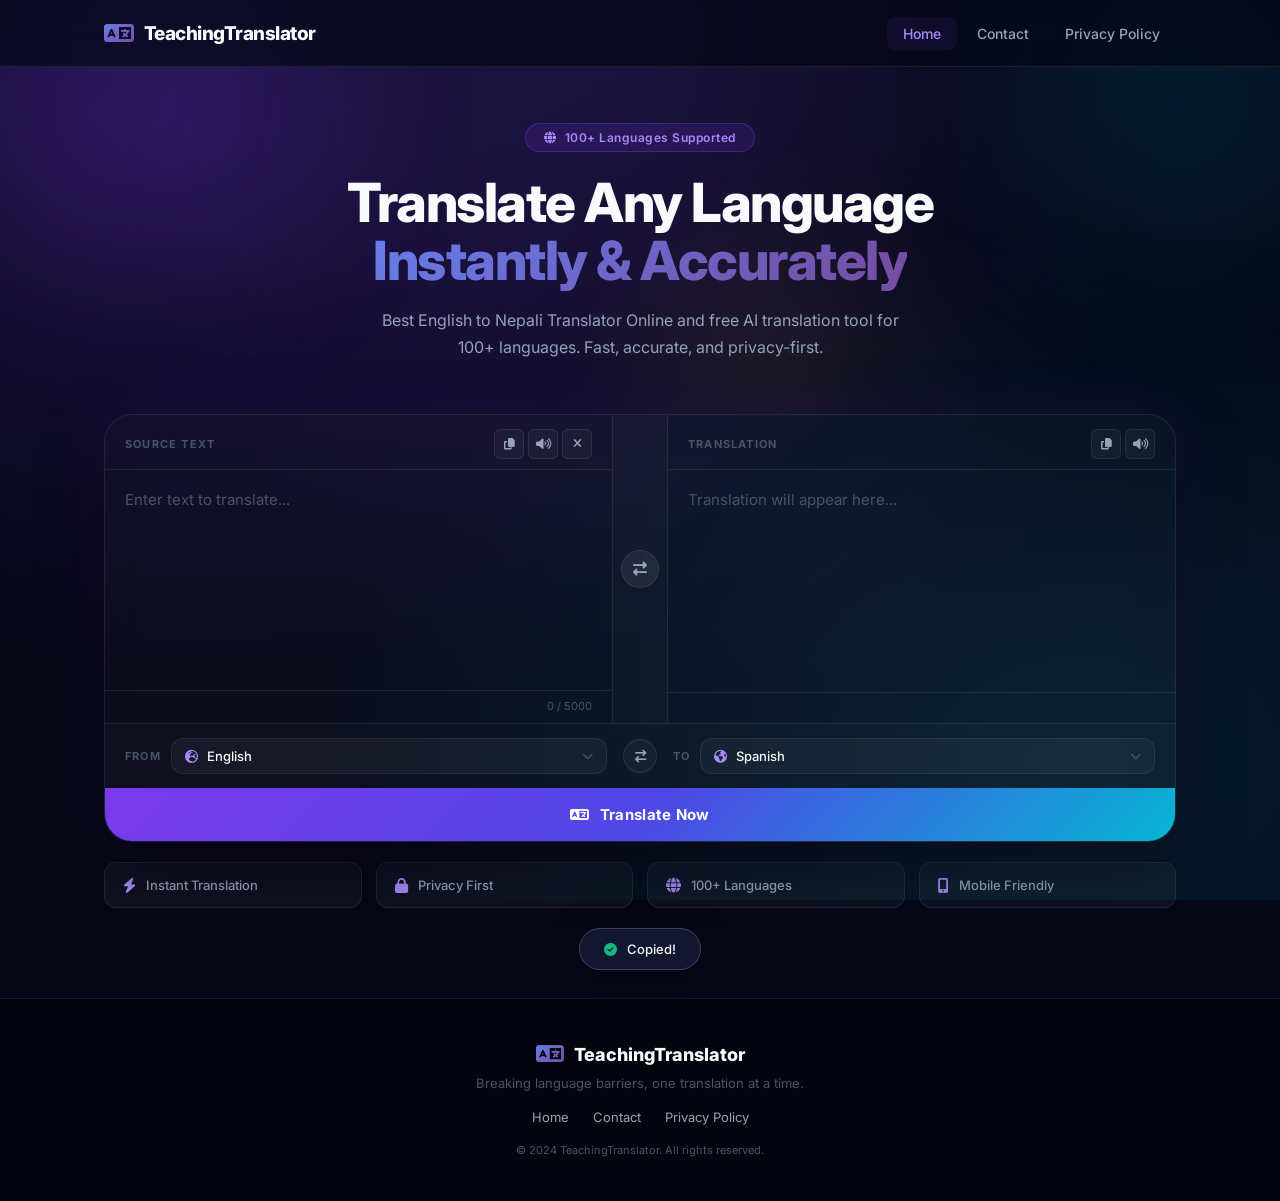
<file: index.html>
<!DOCTYPE html>
<html lang="en">
<head>
    <meta charset="UTF-8">
    <meta name="viewport" content="width=device-width, initial-scale=1.0">

    <!-- ═══ PRIMARY SEO ═══ -->
    <title>TeachingTranslator – Best Free Online AI Language Translator | 100+ Languages</title>
    <meta name="description" content="Best English to Nepali Translator Online and free AI translation tool for 100+ languages. Translate text, documents, and voice instantly. Fast, accurate, and free website translation tool.">
    <meta name="keywords" content="Language Translator, Free Language Translator, Online Translator, AI Language Translator, Text Translator, Document Translator, Website Translator, Voice Translator, Image Translator, PDF Translator, English Translation, English to Nepali Translator, Nepali to English Translator, English to Hindi Translator, Hindi to English Translator, English to Spanish Translator, Spanish to English Translator, English to French Translator, French to English Translator, English to German Translator, English to Japanese Translator, English to Korean, Korean to English, English to Chinese, Chinese to English, English to Arabic, Arabic to English, English to Russian, Russian to English, English to Portuguese, Portuguese to English, Best Online Translator, Free AI Translation Tool, Translate Any Language, Instant Language Translation, Accurate Translation Tool, Multilingual Translator, Language Learning Tools, Grammar and Translation, Translation Dictionary, AI Translation Website, Best English to Nepali Translator Online, Free Language Translation Website, Translate Documents Online Free, Translate PDF to English, AI Translator for Students, Fast Online Translation Tool, Translate Text in 100+ Languages, Free Website Translation Tool, Best Translation Website for Travelers, TeachingTranslator.com Online Language Translator">
    <meta name="author" content="TeachingTranslator">
    <meta name="robots" content="index, follow, max-image-preview:large, max-snippet:-1, max-video-preview:-1">
    <meta name="theme-color" content="#7c3aed">
    <meta name="color-scheme" content="dark">
    <link rel="canonical" href="https://teachingtranslator.com/">

    <!-- ═══ GEO & LANGUAGE ═══ -->
    <meta name="language" content="English">
    <meta name="revisit-after" content="7 days">
    <meta name="rating" content="general">

    <!-- ═══ OPEN GRAPH (Facebook / LinkedIn) ═══ -->
    <meta property="og:type" content="website">
    <meta property="og:url" content="https://teachingtranslator.com/">
    <meta property="og:site_name" content="TeachingTranslator">
    <meta property="og:locale" content="en_US">
    <meta property="og:title" content="TeachingTranslator – Free AI Language Translation Tool">
    <meta property="og:description" content="Translate text in 100+ languages with the best online translator. Fast, accurate, and free for students, travelers, and professionals.">
    <meta property="og:image" content="https://teachingtranslator.com/og-image.png">
    <meta property="og:image:width" content="1200">
    <meta property="og:image:height" content="630">
    <meta property="og:image:alt" content="TeachingTranslator – Universal Language Translator">

    <!-- ═══ TWITTER CARD ═══ -->
    <meta name="twitter:card" content="summary_large_image">
    <meta name="twitter:site" content="@teachingtrans">
    <meta name="twitter:creator" content="@teachingtrans">
    <meta name="twitter:title" content="TeachingTranslator – Translate Text in 100+ Languages">
    <meta name="twitter:description" content="Best English to Nepali Translator Online and free AI translation tool for 100+ languages.">
    <meta name="twitter:image" content="https://teachingtranslator.com/og-image.png">
    <meta name="twitter:image:alt" content="TeachingTranslator translation interface">

    <!-- ═══ PERFORMANCE: PRECONNECT ═══ -->
    <link rel="preconnect" href="https://fonts.googleapis.com">
    <link rel="preconnect" href="https://fonts.gstatic.com" crossorigin>
    <link rel="preconnect" href="https://cdnjs.cloudflare.com">
    <link rel="preconnect" href="https://translate.googleapis.com">
    <link rel="dns-prefetch" href="https://translate.googleapis.com">

    <!-- ═══ FONTS & ICONS ═══ -->
    <link href="https://fonts.googleapis.com/css2?family=Inter:wght@300;400;500;600;700;800&display=swap" rel="stylesheet">
    <link rel="stylesheet" href="https://cdnjs.cloudflare.com/ajax/libs/font-awesome/6.4.0/css/all.min.css">
    <link rel="stylesheet" href="style.css">

    <!-- ═══ JSON-LD STRUCTURED DATA ═══ -->
    <script type="application/ld+json">
    {
      "@context": "https://schema.org",
      "@graph": [
        {
          "@type": "WebSite",
          "@id": "https://teachingtranslator.com/#website",
          "url": "https://teachingtranslator.com/",
          "name": "TeachingTranslator",
          "description": "Best English to Nepali Translator Online and free AI translation tool for 100+ languages.",
          "publisher": { "@id": "https://teachingtranslator.com/#organization" },
          "potentialAction": {
            "@type": "SearchAction",
            "target": { "@type": "EntryPoint", "urlTemplate": "https://teachingtranslator.com/?q={search_term_string}" },
            "query-input": "required name=search_term_string"
          }
        },
        {
          "@type": "Organization",
          "@id": "https://teachingtranslator.com/#organization",
          "name": "TeachingTranslator",
          "url": "https://teachingtranslator.com/",
          "logo": {
            "@type": "ImageObject",
            "url": "https://teachingtranslator.com/og-image.png",
            "width": 512, "height": 512
          },
          "contactPoint": {
            "@type": "ContactPoint",
            "contactType": "customer support",
            "email": "support@teachingtranslator.com",
            "availableLanguage": "English"
          }
        },
        {
          "@type": "WebApplication",
          "@id": "https://teachingtranslator.com/#app",
          "name": "TeachingTranslator – Best Online Translator",
          "url": "https://teachingtranslator.com/",
          "description": "Translate Any Language with our Free AI Translation Tool. Accurate Translation Tool offering Text Translator, Voice Translator, and Translation Dictionary capabilities.",
          "applicationCategory": "UtilityApplication",
          "applicationSubCategory": "Translation",
          "operatingSystem": "Windows, macOS, Linux, Android, iOS",
          "browserRequirements": "Requires JavaScript. Works in all modern browsers.",
          "inLanguage": "en",
          "isAccessibleForFree": true,
          "offers": {
            "@type": "Offer",
            "price": "0",
            "priceCurrency": "USD"
          },
          "featureList": [
            "Translate between 100+ languages",
            "Best English to Nepali Translator",
            "AI Translator for Students",
            "Text-to-speech for source and translated text",
            "Copy to clipboard",
            "Language swap",
            "Searchable language dropdown"
          ],
          "screenshot": "https://teachingtranslator.com/og-image.png",
          "author": { "@id": "https://teachingtranslator.com/#organization" }
        },
        {
          "@type": "WebPage",
          "@id": "https://teachingtranslator.com/#webpage",
          "url": "https://teachingtranslator.com/",
          "name": "TeachingTranslator – Best Free Online AI Language Translator | 100+ Languages",
          "isPartOf": { "@id": "https://teachingtranslator.com/#website" },
          "about": { "@id": "https://teachingtranslator.com/#app" },
          "description": "Best English to Nepali Translator Online and free AI translation tool for 100+ languages. Translate documents online free.",
          "breadcrumb": {
            "@type": "BreadcrumbList",
            "itemListElement": [{ "@type": "ListItem", "position": 1, "name": "Home", "item": "https://teachingtranslator.com/" }]
          },
          "primaryImageOfPage": { "@type": "ImageObject", "url": "https://teachingtranslator.com/og-image.png" },
          "datePublished": "2024-01-01",
          "dateModified": "2024-12-01"
        }
      ]
    }
    </script>
</head>
<body>

    <!-- ===== NAVBAR ===== -->
    <nav class="navbar" id="navbar">
        <div class="nav-container">
            <a href="index.html" class="nav-logo">
                <i class="fas fa-language"></i>
                <span>TeachingTranslator</span>
            </a>
            <ul class="nav-links" id="navLinks">
                <li><a href="index.html" class="active">Home</a></li>
                <li><a href="contact.html">Contact</a></li>
                <li><a href="privacy.html">Privacy Policy</a></li>
            </ul>
            <button class="nav-toggle" id="navToggle" aria-label="Toggle navigation">
                <i class="fas fa-bars"></i>
            </button>
        </div>
    </nav>

    <!-- ===== HERO ===== -->
    <section class="hero">
        <div class="hero-bg">
            <div class="orb orb-1"></div>
            <div class="orb orb-2"></div>
            <div class="orb orb-3"></div>
        </div>
        <div class="hero-content">
            <div class="hero-badge">
                <i class="fas fa-globe"></i>
                <span>100+ Languages Supported</span>
            </div>
            <h1 class="hero-title">
                Translate Any Language<br>
                <span class="gradient-text">Instantly &amp; Accurately</span>
            </h1>
            <p class="hero-subtitle">Best English to Nepali Translator Online and free AI translation tool for 100+ languages. Fast, accurate, and privacy-first.</p>
        </div>
    </section>

    <!-- ===== TRANSLATOR ===== -->
    <section class="translator-section">
        <div class="translator-card">

            <!-- Text Areas -->
            <div class="text-area-container">
                <!-- Source Panel -->
                <div class="text-panel">
                    <div class="panel-header">
                        <span class="panel-label">Source Text</span>
                        <div class="panel-actions">
                            <button class="action-btn" id="fromCopyBtn" title="Copy source text"><i class="fas fa-copy"></i></button>
                            <button class="action-btn" id="fromSpeakBtn" title="Speak source text"><i class="fas fa-volume-up"></i></button>
                            <button class="action-btn" id="clearBtn" title="Clear all"><i class="fas fa-times"></i></button>
                        </div>
                    </div>
                    <textarea id="fromText" maxlength="5000" placeholder="Enter text to translate..."></textarea>
                    <div class="char-count"><span id="charCount">0</span> / 5000</div>
                </div>

                <!-- Divider + Exchange -->
                <div class="divider">
                    <button class="exchange-btn" id="exchangeBtn" title="Swap text and languages">
                        <i class="fas fa-exchange-alt"></i>
                    </button>
                </div>

                <!-- Translation Panel -->
                <div class="text-panel">
                    <div class="panel-header">
                        <span class="panel-label">Translation</span>
                        <div class="panel-actions">
                            <button class="action-btn" id="toCopyBtn" title="Copy translation"><i class="fas fa-copy"></i></button>
                            <button class="action-btn" id="toSpeakBtn" title="Speak translation"><i class="fas fa-volume-up"></i></button>
                        </div>
                    </div>
                    <textarea id="toText" readonly placeholder="Translation will appear here..."></textarea>
                    <div class="translate-status" id="translateStatus"></div>
                </div>
            </div>

            <!-- Language Bar -->
            <div class="language-bar">
                <!-- From Language -->
                <div class="lang-selector-wrapper">
                    <label class="lang-label">From</label>
                    <div class="searchable-select" id="fromSelectWrapper">
                        <button class="select-trigger" id="fromTrigger" type="button">
                            <i class="fas fa-globe-europe"></i>
                            <span class="selected-lang-text" id="fromSelectedText">English</span>
                            <i class="fas fa-chevron-down arrow-icon"></i>
                        </button>
                        <div class="select-dropdown" id="fromDropdown">
                            <div class="search-wrap">
                                <i class="fas fa-search"></i>
                                <input class="lang-search" id="fromSearch" type="text" placeholder="Search language..." autocomplete="off">
                            </div>
                            <ul class="lang-options" id="fromOptions"></ul>
                        </div>
                    </div>
                </div>

                <!-- Swap -->
                <button class="swap-langs-btn" id="swapLangsBtn" title="Swap languages">
                    <i class="fas fa-arrow-right-arrow-left"></i>
                </button>

                <!-- To Language -->
                <div class="lang-selector-wrapper">
                    <label class="lang-label">To</label>
                    <div class="searchable-select" id="toSelectWrapper">
                        <button class="select-trigger" id="toTrigger" type="button">
                            <i class="fas fa-globe-americas"></i>
                            <span class="selected-lang-text" id="toSelectedText">Spanish</span>
                            <i class="fas fa-chevron-down arrow-icon"></i>
                        </button>
                        <div class="select-dropdown" id="toDropdown">
                            <div class="search-wrap">
                                <i class="fas fa-search"></i>
                                <input class="lang-search" id="toSearch" type="text" placeholder="Search language..." autocomplete="off">
                            </div>
                            <ul class="lang-options" id="toOptions"></ul>
                        </div>
                    </div>
                </div>
            </div>

            <!-- Translate Button -->
            <button class="translate-btn" id="translateBtn">
                <i class="fas fa-language" id="translateIcon"></i>
                <span id="translateBtnText">Translate Now</span>
                <div class="btn-shine"></div>
            </button>
        </div>

        <!-- Feature Badges -->
        <div class="features-row">
            <div class="feature-item"><i class="fas fa-bolt"></i><span>Instant Translation</span></div>
            <div class="feature-item"><i class="fas fa-lock"></i><span>Privacy First</span></div>
            <div class="feature-item"><i class="fas fa-globe"></i><span>100+ Languages</span></div>
            <div class="feature-item"><i class="fas fa-mobile-alt"></i><span>Mobile Friendly</span></div>
        </div>
    </section>

    <!-- ===== FOOTER ===== -->
    <footer class="footer">
        <div class="footer-container">
            <div class="footer-brand">
                <i class="fas fa-language"></i>
                <span>TeachingTranslator</span>
            </div>
            <p class="footer-desc">Breaking language barriers, one translation at a time.</p>
            <div class="footer-links">
                <a href="index.html">Home</a>
                <a href="contact.html">Contact</a>
                <a href="privacy.html">Privacy Policy</a>
            </div>
            <p class="footer-copy">&copy; 2024 TeachingTranslator. All rights reserved.</p>
        </div>
    </footer>

    <!-- Toast -->
    <div class="toast" id="toast">
        <i class="fas fa-check-circle"></i>
        <span id="toastMsg">Copied!</span>
    </div>

    <script src="countries.js"></script>
    <script src="script.js"></script>
<script async src="https://pagead2.googlesyndication.com/pagead/js/adsbygoogle.js?client=ca-pub-8904585016270506"
     crossorigin="anonymous"></script>
<script async src="https://pagead2.googlesyndication.com/pagead/js/adsbygoogle.js?client=ca-pub-8904585016270506"
     crossorigin="anonymous"></script>
<!-- Sure -->
<ins class="adsbygoogle"
     style="display:block"
     data-ad-client="ca-pub-8904585016270506"
     data-ad-slot="5628646445"
     data-ad-format="auto"
     data-full-width-responsive="true"></ins>
<script>
     (adsbygoogle = window.adsbygoogle || []).push({});
</script>
</body>
</html>
</file>
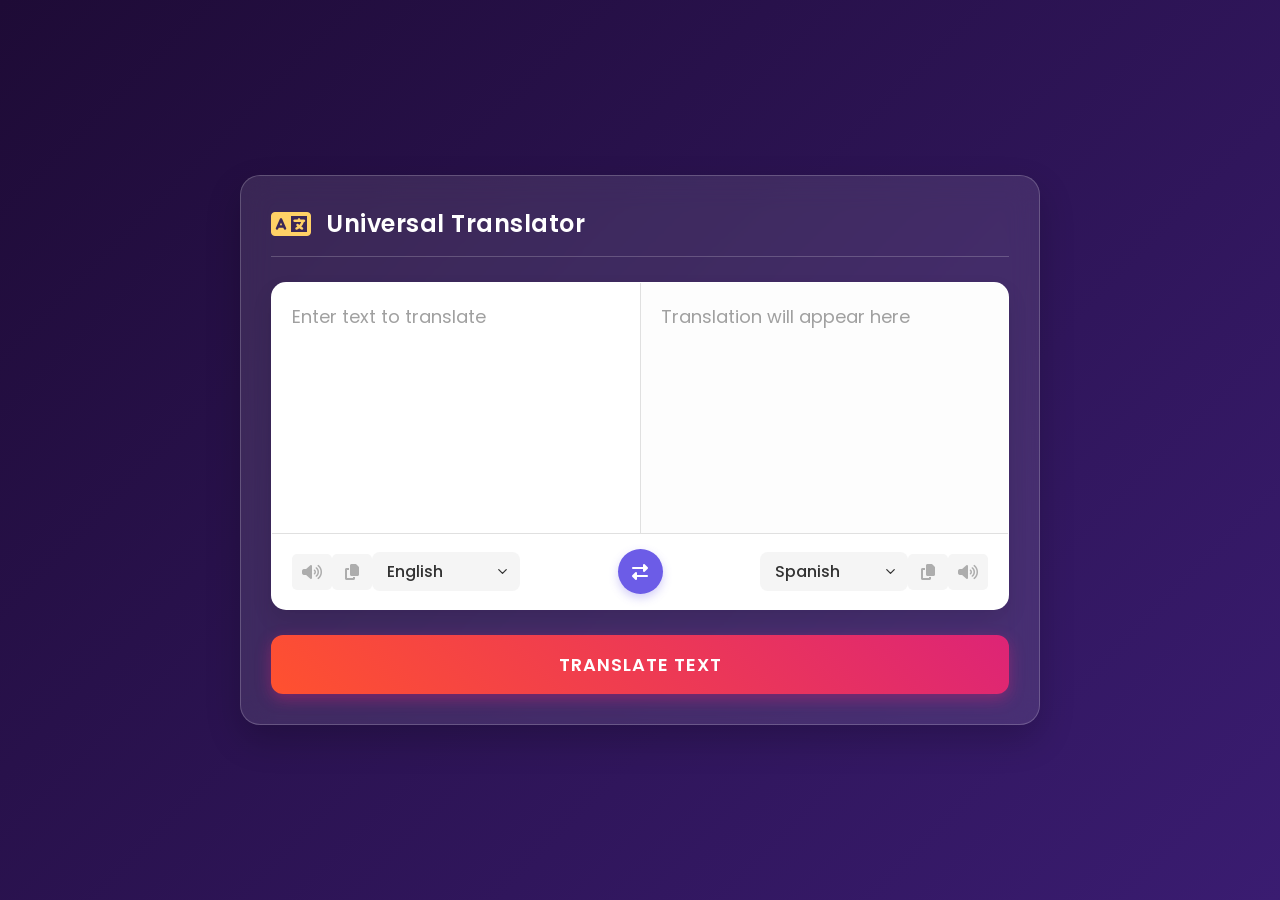
<file: all language translator/index.html>
<!DOCTYPE html>
<html lang="en">
<head>
    <meta charset="UTF-8">
    <meta name="viewport" content="width=device-width, initial-scale=1.0">
    <title>Universal Language Translator</title>
    <!-- Google Fonts -->
    <link href="https://fonts.googleapis.com/css2?family=Poppins:wght@300;400;500;600;700&display=swap" rel="stylesheet">
    <!-- FontAwesome Icons -->
    <link rel="stylesheet" href="https://cdnjs.cloudflare.com/ajax/libs/font-awesome/6.4.0/css/all.min.css">
    <link rel="stylesheet" href="style.css">
</head>
<body>
    <div class="container">
        <header>
            <i class="fa-solid fa-language"></i>
            <h1>Universal Translator</h1>
        </header>
        
        <div class="wrapper">
            <div class="text-input">
                <textarea spellcheck="false" class="from-text" placeholder="Enter text to translate"></textarea>
                <textarea spellcheck="false" readonly disabled class="to-text" placeholder="Translation will appear here"></textarea>
            </div>
            
            <ul class="controls">
                <li class="row from">
                    <div class="icons">
                        <i id="from" class="fas fa-volume-up"></i>
                        <i id="from" class="fas fa-copy"></i>
                    </div>
                    <select></select>
                </li>
                
                <li class="exchange">
                    <i class="fas fa-exchange-alt"></i>
                </li>
                
                <li class="row to">
                    <select></select>
                    <div class="icons">
                        <i id="to" class="fas fa-copy"></i>
                        <i id="to" class="fas fa-volume-up"></i>
                    </div>
                </li>
            </ul>
        </div>
        
        <button class="translate-btn">Translate Text</button>
    </div>

    <script src="countries.js"></script>
    <script src="script.js"></script>
</body>
</html>
</file>
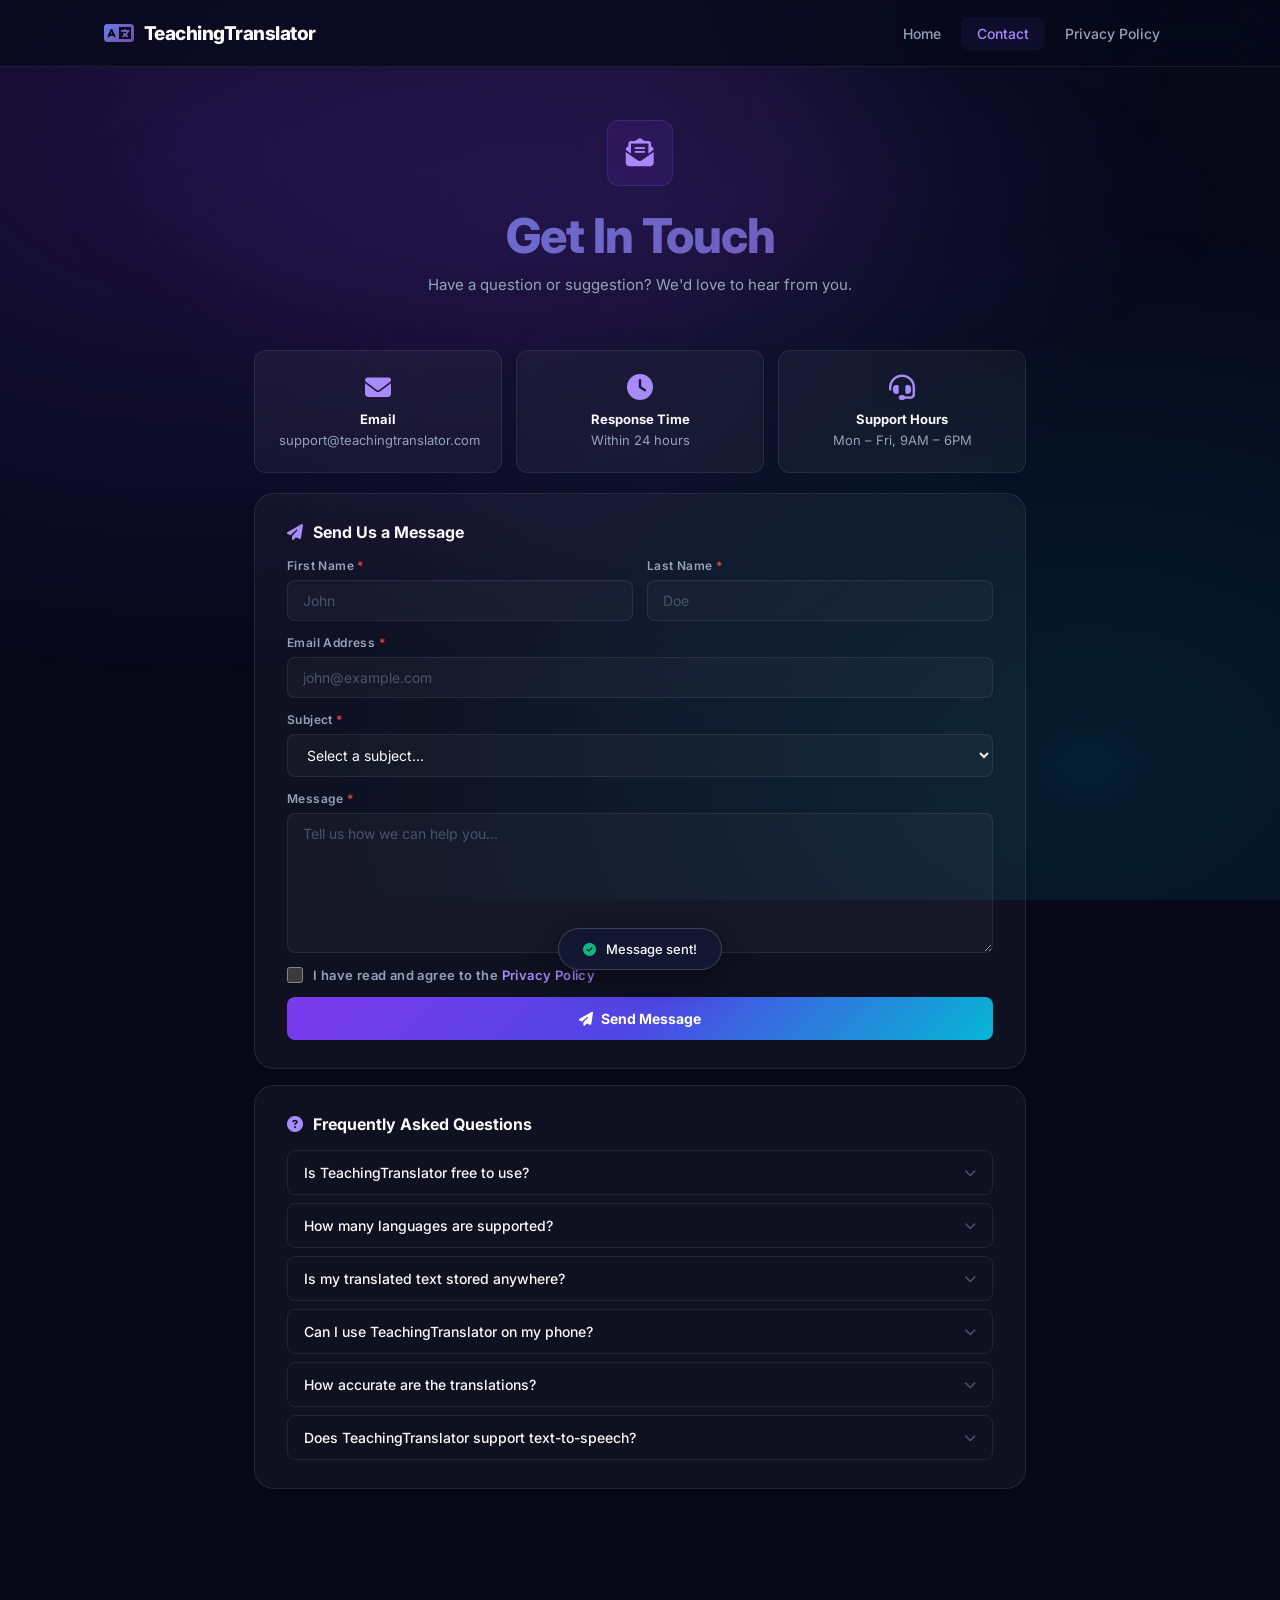
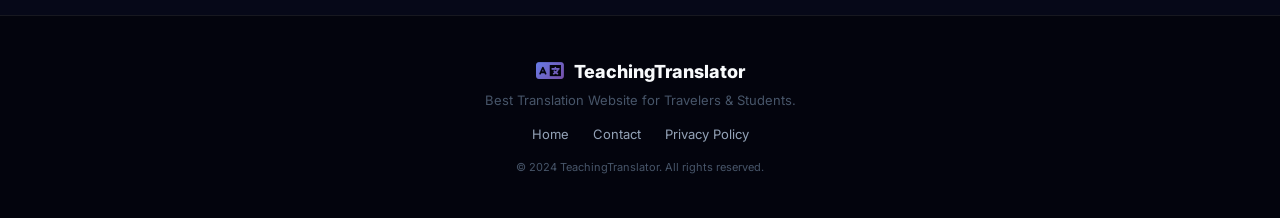
<file: contact.html>
<!DOCTYPE html>
<html lang="en">
<head>
    <meta charset="UTF-8">
    <meta name="viewport" content="width=device-width, initial-scale=1.0">

    <!-- ═══ PRIMARY SEO ═══ -->
    <title>Contact Us – TeachingTranslator | AI Language Translator Support</title>
    <meta name="description" content="Contact the TeachingTranslator team for support, feedback, bug reports, or partnership inquiries. The best English to Nepali Translator Online.">
    <meta name="keywords" content="Language Translator, Free Language Translator, Online Translator, AI Language Translator, Text Translator, Document Translator, Website Translator, Voice Translator, TeachingTranslator contact, language translator help">
    <meta name="author" content="TeachingTranslator">
    <meta name="robots" content="index, follow, max-snippet:-1">
    <meta name="theme-color" content="#7c3aed">
    <meta name="color-scheme" content="dark">
    <link rel="canonical" href="https://teachingtranslator.com/contact.html">

    <!-- ═══ GEO & LANGUAGE ═══ -->
    <meta name="language" content="English">
    <meta name="rating" content="general">

    <!-- ═══ OPEN GRAPH ═══ -->
    <meta property="og:type" content="website">
    <meta property="og:url" content="https://teachingtranslator.com/contact.html">
    <meta property="og:site_name" content="TeachingTranslator">
    <meta property="og:locale" content="en_US">
    <meta property="og:title" content="Contact TeachingTranslator – Support, Feedback &amp; Inquiries">
    <meta property="og:description" content="Reach the TeachingTranslator team for any questions, bug reports, or partnership requests. We're happy to help.">
    <meta property="og:image" content="https://teachingtranslator.com/og-image.png">
    <meta property="og:image:alt" content="Contact TeachingTranslator">

    <!-- ═══ TWITTER CARD ═══ -->
    <meta name="twitter:card" content="summary">
    <meta name="twitter:site" content="@teachingtrans">
    <meta name="twitter:title" content="Contact TeachingTranslator – Support &amp; Feedback">
    <meta name="twitter:description" content="Get in touch with the TeachingTranslator team. We respond within 24 hours.">
    <meta name="twitter:image" content="https://teachingtranslator.com/og-image.png">

    <!-- ═══ PERFORMANCE: PRECONNECT ═══ -->
    <link rel="preconnect" href="https://fonts.googleapis.com">
    <link rel="preconnect" href="https://fonts.gstatic.com" crossorigin>
    <link rel="preconnect" href="https://cdnjs.cloudflare.com">

    <!-- ═══ FONTS & ICONS ═══ -->
    <link href="https://fonts.googleapis.com/css2?family=Inter:wght@300;400;500;600;700;800&display=swap" rel="stylesheet">
    <link rel="stylesheet" href="https://cdnjs.cloudflare.com/ajax/libs/font-awesome/6.4.0/css/all.min.css">
    <link rel="stylesheet" href="style.css">

    <!-- ═══ JSON-LD STRUCTURED DATA ═══ -->
    <script type="application/ld+json">
    {
      "@context": "https://schema.org",
      "@graph": [
        {
          "@type": "Organization",
          "@id": "https://teachingtranslator.com/#organization",
          "name": "TeachingTranslator",
          "url": "https://teachingtranslator.com/",
          "email": "support@teachingtranslator.com",
          "contactPoint": {
            "@type": "ContactPoint",
            "contactType": "customer support",
            "email": "support@teachingtranslator.com",
            "availableLanguage": "English",
            "hoursAvailable": {
              "@type": "OpeningHoursSpecification",
              "dayOfWeek": ["Monday","Tuesday","Wednesday","Thursday","Friday"],
              "opens": "09:00",
              "closes": "18:00"
            }
          }
        },
        {
          "@type": "ContactPage",
          "@id": "https://teachingtranslator.com/contact.html#webpage",
          "url": "https://teachingtranslator.com/contact.html",
          "name": "Contact Us – TeachingTranslator | Support, Feedback & Inquiries",
          "isPartOf": { "@id": "https://teachingtranslator.com/#website" },
          "description": "Contact the TeachingTranslator team for support, feedback, or partnership inquiries.",
          "about": { "@id": "https://teachingtranslator.com/#organization" },
          "inLanguage": "en",
          "datePublished": "2024-01-01",
          "dateModified": "2024-12-01",
          "breadcrumb": {
            "@type": "BreadcrumbList",
            "itemListElement": [
              { "@type": "ListItem", "position": 1, "name": "Home", "item": "https://teachingtranslator.com/" },
              { "@type": "ListItem", "position": 2, "name": "Contact", "item": "https://teachingtranslator.com/contact.html" }
            ]
          }
        },
        {
          "@type": "WebSite",
          "@id": "https://teachingtranslator.com/#website",
          "url": "https://teachingtranslator.com/",
          "name": "TeachingTranslator",
          "publisher": { "@id": "https://teachingtranslator.com/#organization" }
        },
        {
          "@type": "FAQPage",
          "@id": "https://teachingtranslator.com/contact.html#faq",
          "mainEntity": [
            {
              "@type": "Question",
              "name": "Is TeachingTranslator free to use?",
              "acceptedAnswer": {
                "@type": "Answer",
                "text": "Yes! TeachingTranslator is completely free for personal and commercial use. No sign-up or account is required."
              }
            },
            {
              "@type": "Question",
              "name": "How many languages does TeachingTranslator support?",
              "acceptedAnswer": {
                "@type": "Answer",
                "text": "TeachingTranslator supports over 100 languages powered by the Google Translate API, covering most major world languages."
              }
            },
            {
              "@type": "Question",
              "name": "Is my translated text stored anywhere?",
              "acceptedAnswer": {
                "@type": "Answer",
                "text": "No. Text submitted for translation is processed in real-time via the API and is never stored on our servers."
              }
            },
            {
              "@type": "Question",
              "name": "Can I use TeachingTranslator on my phone?",
              "acceptedAnswer": {
                "@type": "Answer",
                "text": "Absolutely! TeachingTranslator is fully responsive and works great on all devices — smartphones, tablets, and desktops."
              }
            },
            {
              "@type": "Question",
              "name": "How accurate are the translations?",
              "acceptedAnswer": {
                "@type": "Answer",
                "text": "Translations are powered by AI and Google Translate and are highly accurate for most languages. For critical documents, professional review is recommended."
              }
            },
            {
              "@type": "Question",
              "name": "Does TeachingTranslator support text-to-speech?",
              "acceptedAnswer": {
                "@type": "Answer",
                "text": "Yes! Click the speaker icon next to either text area to hear the text read aloud using your browser's speech synthesis."
              }
            }
          ]
        }
      ]
    }
    </script>
</head>
<body>

    <!-- NAVBAR -->
    <nav class="navbar" id="navbar">
        <div class="nav-container">
            <a href="index.html" class="nav-logo">
                <i class="fas fa-language"></i>
                <span>TeachingTranslator</span>
            </a>
            <ul class="nav-links" id="navLinks">
                <li><a href="index.html">Home</a></li>
                <li><a href="contact.html" class="active">Contact</a></li>
                <li><a href="privacy.html">Privacy Policy</a></li>
            </ul>
            <button class="nav-toggle" id="navToggle" aria-label="Toggle navigation">
                <i class="fas fa-bars"></i>
            </button>
        </div>
    </nav>

    <!-- PAGE HEADER -->
    <div class="page-header">
        <div class="page-icon"><i class="fas fa-envelope-open-text"></i></div>
        <h1 class="gradient-text">Get In Touch</h1>
        <p>Have a question or suggestion? We'd love to hear from you.</p>
    </div>

    <!-- CONTENT -->
    <div class="content-section">

        <!-- Info Cards -->
        <div class="info-cards">
            <div class="info-card">
                <i class="fas fa-envelope"></i>
                <h3>Email</h3>
                <p>support@teachingtranslator.com</p>
            </div>
            <div class="info-card">
                <i class="fas fa-clock"></i>
                <h3>Response Time</h3>
                <p>Within 24 hours</p>
            </div>
            <div class="info-card">
                <i class="fas fa-headset"></i>
                <h3>Support Hours</h3>
                <p>Mon – Fri, 9AM – 6PM</p>
            </div>
        </div>

        <!-- Contact Form -->
        <div class="content-card">
            <h2><i class="fas fa-paper-plane"></i> Send Us a Message</h2>
            <form class="contact-form" id="contactForm" novalidate>

                <div class="form-row">
                    <div class="form-group">
                        <label for="firstName">First Name <span style="color:#ef4444">*</span></label>
                        <input type="text" id="firstName" placeholder="John" required autocomplete="given-name">
                    </div>
                    <div class="form-group">
                        <label for="lastName">Last Name <span style="color:#ef4444">*</span></label>
                        <input type="text" id="lastName" placeholder="Doe" required autocomplete="family-name">
                    </div>
                </div>

                <div class="form-group">
                    <label for="email">Email Address <span style="color:#ef4444">*</span></label>
                    <input type="email" id="email" placeholder="john@example.com" required autocomplete="email">
                </div>

                <div class="form-group">
                    <label for="subject">Subject <span style="color:#ef4444">*</span></label>
                    <select id="subject" required>
                        <option value="" disabled selected>Select a subject&hellip;</option>
                        <option value="general">General Inquiry</option>
                        <option value="technical">Technical Support</option>
                        <option value="feedback">Feedback &amp; Suggestions</option>
                        <option value="bug">Report a Bug</option>
                        <option value="feature">Feature Request</option>
                        <option value="business">Business Partnership</option>
                        <option value="privacy">Privacy Concern</option>
                        <option value="other">Other</option>
                    </select>
                </div>

                <div class="form-group">
                    <label for="message">Message <span style="color:#ef4444">*</span></label>
                    <textarea id="message" placeholder="Tell us how we can help you…" required minlength="20"></textarea>
                </div>

                <div class="form-group checkbox-group">
                    <input type="checkbox" id="agreePrivacy" required>
                    <label for="agreePrivacy">
                        I have read and agree to the <a href="privacy.html">Privacy Policy</a>
                    </label>
                </div>

                <button type="submit" class="submit-btn" id="submitBtn">
                    <i class="fas fa-paper-plane" id="submitIcon"></i>
                    <span id="submitBtnText">Send Message</span>
                </button>

                <p id="formError" style="color:#ef4444;font-size:13px;display:none;margin-top:4px;"></p>
            </form>
        </div>

        <!-- FAQ -->
        <div class="content-card">
            <h2><i class="fas fa-question-circle"></i> Frequently Asked Questions</h2>
            <div class="faq-list" id="faqList"></div>
        </div>

    </div>

    <!-- FOOTER -->
    <footer class="footer">
        <div class="footer-container">
            <div class="footer-brand">
                <i class="fas fa-language"></i>
                <span>TeachingTranslator</span>
            </div>
            <p class="footer-desc">Best Translation Website for Travelers &amp; Students.</p>
            <div class="footer-links">
                <a href="index.html">Home</a>
                <a href="contact.html">Contact</a>
                <a href="privacy.html">Privacy Policy</a>
            </div>
            <p class="footer-copy">&copy; 2024 TeachingTranslator. All rights reserved.</p>
        </div>
    </footer>

    <!-- Toast -->
    <div class="toast" id="toast">
        <i class="fas fa-check-circle" id="toastIcon"></i>
        <span id="toastMsg">Message sent!</span>
    </div>

    <script>
    // ─── NAVBAR ──────────────────────────────────
    document.getElementById('navToggle').addEventListener('click', () => {
        document.getElementById('navLinks').classList.toggle('open');
    });
    window.addEventListener('scroll', () => {
        document.getElementById('navbar').classList.toggle('scrolled', window.scrollY > 20);
    });

    // ─── FAQ ─────────────────────────────────────
    const faqs = [
        {
            q: 'Is TeachingTranslator free to use?',
            a: 'Yes! TeachingTranslator is completely free for personal and commercial use. No sign-up or account is required.'
        },
        {
            q: 'How many languages are supported?',
            a: 'TeachingTranslator supports over 100 languages powered by the Google Translate API, covering most major world languages.'
        },
        {
            q: 'Is my translated text stored anywhere?',
            a: 'No. Text submitted for translation is processed in real-time via the API and is never stored on our servers.'
        },
        {
            q: 'Can I use TeachingTranslator on my phone?',
            a: 'Absolutely! TeachingTranslator is fully responsive and works great on all devices — smartphones, tablets, and desktops.'
        },
        {
            q: 'How accurate are the translations?',
            a: 'Translations are powered by AI and Google Translate and are highly accurate for most languages. For critical documents, we recommend professional review.'
        },
        {
            q: 'Does TeachingTranslator support text-to-speech?',
            a: 'Yes! Click the speaker icon next to either text area to hear the text read aloud using your browser\'s speech synthesis.'
        },
    ];

    const faqList = document.getElementById('faqList');
    faqs.forEach((faq, i) => {
        const item = document.createElement('div');
        item.className = 'faq-item';
        item.innerHTML = `
            <div class="faq-question">
                <span>${faq.q}</span>
                <i class="fas fa-chevron-down faq-icon" id="faqIcon${i}"></i>
            </div>
            <div class="faq-answer" id="faqAns${i}">${faq.a}</div>
        `;
        item.querySelector('.faq-question').addEventListener('click', () => toggleFaq(i));
        faqList.appendChild(item);
    });

    function toggleFaq(i) {
        const ans  = document.getElementById(`faqAns${i}`);
        const icon = document.getElementById(`faqIcon${i}`);
        const open = ans.classList.contains('open');
        // Close all
        document.querySelectorAll('.faq-answer').forEach(a => a.classList.remove('open'));
        document.querySelectorAll('.faq-icon').forEach(ic => ic.style.transform = '');
        // Open clicked
        if (!open) {
            ans.classList.add('open');
            icon.style.transform = 'rotate(180deg)';
        }
    }

    // ─── TOAST ───────────────────────────────────
    function showToast(msg, isError = false) {
        const toast    = document.getElementById('toast');
        const toastMsg = document.getElementById('toastMsg');
        const toastIcon = document.getElementById('toastIcon');
        toastMsg.textContent = msg;
        toastIcon.className  = isError ? 'fas fa-exclamation-circle' : 'fas fa-check-circle';
        toastIcon.style.color = isError ? '#ef4444' : '#10b981';
        toast.classList.add('show');
        setTimeout(() => toast.classList.remove('show'), 3000);
    }

    // ─── FORM SUBMIT ─────────────────────────────
    document.getElementById('contactForm').addEventListener('submit', function(e) {
        e.preventDefault();

        const firstName = document.getElementById('firstName').value.trim();
        const lastName  = document.getElementById('lastName').value.trim();
        const email     = document.getElementById('email').value.trim();
        const subject   = document.getElementById('subject').value;
        const message   = document.getElementById('message').value.trim();
        const agreed    = document.getElementById('agreePrivacy').checked;
        const errorEl   = document.getElementById('formError');

        // Validation
        if (!firstName || !lastName) return showError('Please enter your full name.');
        if (!email || !/^[^\s@]+@[^\s@]+\.[^\s@]+$/.test(email)) return showError('Please enter a valid email address.');
        if (!subject) return showError('Please select a subject.');
        if (message.length < 20) return showError('Message must be at least 20 characters long.');
        if (!agreed) return showError('You must agree to the Privacy Policy to continue.');

        errorEl.style.display = 'none';

        // Loading state
        const btn  = document.getElementById('submitBtn');
        const icon = document.getElementById('submitIcon');
        const text = document.getElementById('submitBtnText');

        btn.disabled = true;
        icon.className = 'fas fa-circle-notch fa-spin';
        text.textContent = 'Sending…';

        // Simulate sending (replace with real endpoint if needed)
        setTimeout(() => {
            icon.className = 'fas fa-check';
            text.textContent = 'Message Sent!';
            btn.style.background = 'linear-gradient(135deg, #10b981, #059669)';
            showToast('Your message has been sent successfully!');
            document.getElementById('contactForm').reset();

            setTimeout(() => {
                icon.className = 'fas fa-paper-plane';
                text.textContent = 'Send Message';
                btn.style.background = '';
                btn.disabled = false;
            }, 3500);
        }, 1600);

        function showError(msg) {
            errorEl.textContent = msg;
            errorEl.style.display = 'block';
            showToast(msg, true);
        }
    });
    </script>
</body>
</html>
</file>
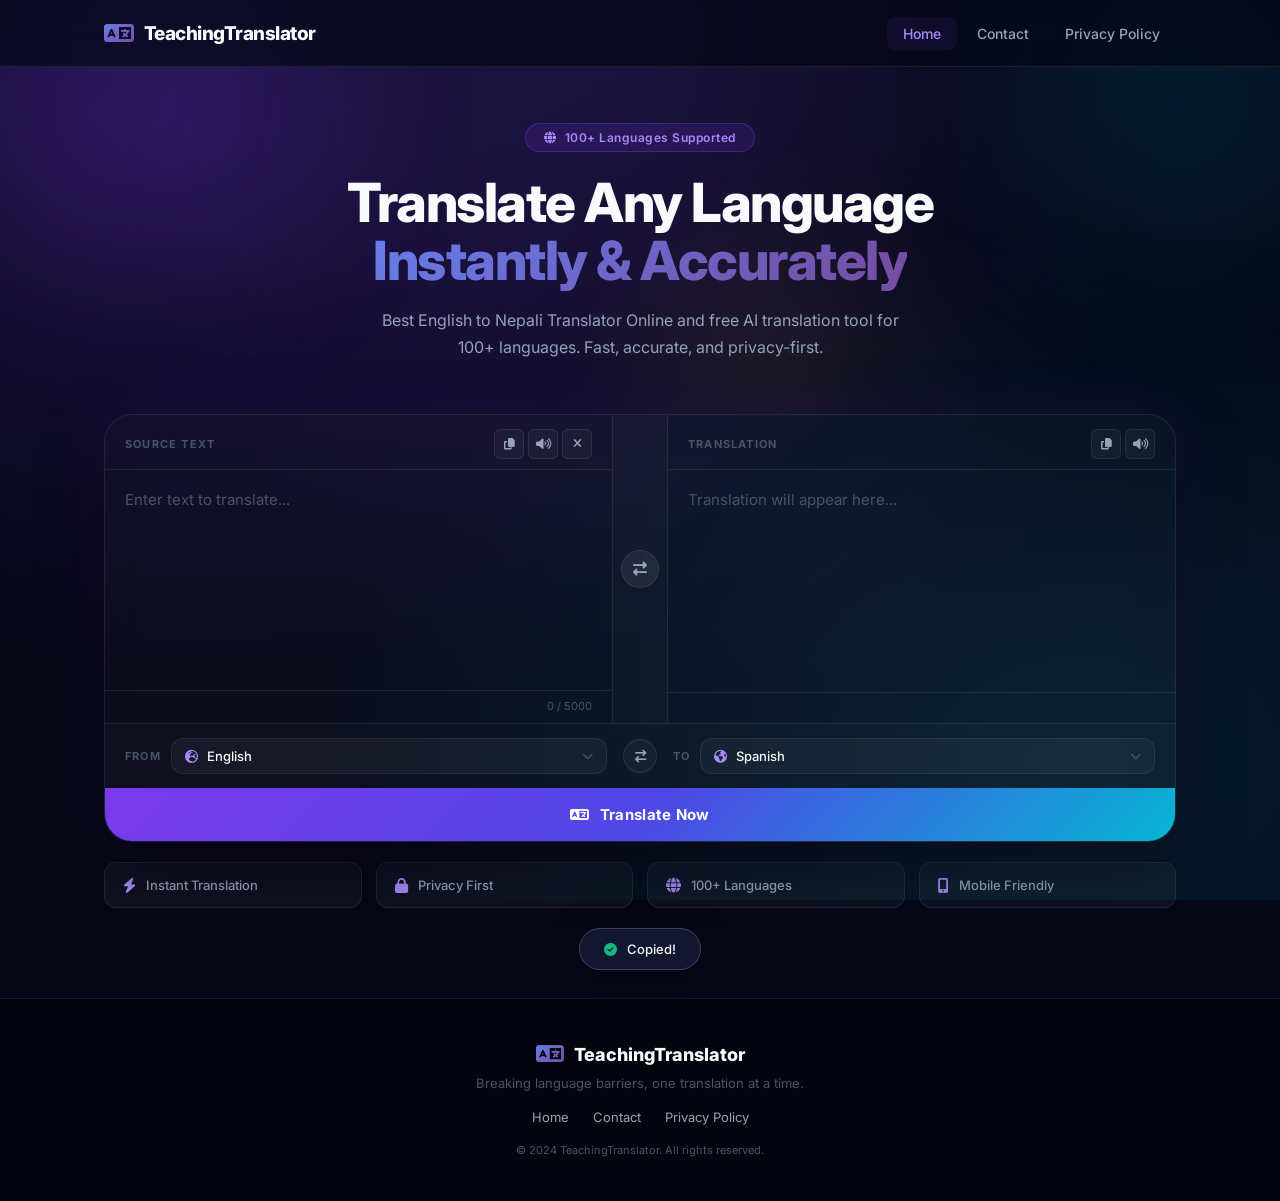
<file: document-translator.html>
<!DOCTYPE html>
<html lang="en">
<head>
    <meta charset="UTF-8">
    <meta name="viewport" content="width=device-width, initial-scale=1.0">

    <!-- ═══ PRIMARY SEO ═══ -->
    <title>Free Document Translator Online | Translate PDF &amp; Word Docs</title>
    <meta name="description" content="Translate documents online free. Best AI-powered document translator for PDF, Word, and text in 100+ languages. Secure and accurate.">
    <meta name="keywords" content="Language Translator, Free Language Translator, Online Translator, AI Language Translator, Text Translator, Document Translator, Website Translator, Voice Translator, Image Translator, PDF Translator, English Translation, English to Nepali Translator, Nepali to English Translator, English to Hindi Translator, Hindi to English Translator, English to Spanish Translator, Spanish to English Translator, English to French Translator, French to English Translator, English to German Translator, English to Japanese Translator, English to Korean, Korean to English, English to Chinese, Chinese to English, English to Arabic, Arabic to English, English to Russian, Russian to English, English to Portuguese, Portuguese to English, Best Online Translator, Free AI Translation Tool, Translate Any Language, Instant Language Translation, Accurate Translation Tool, Multilingual Translator, Language Learning Tools, Grammar and Translation, Translation Dictionary, AI Translation Website, Best English to Nepali Translator Online, Free Language Translation Website, Translate Documents Online Free, Translate PDF to English, AI Translator for Students, Fast Online Translation Tool, Translate Text in 100+ Languages, Free Website Translation Tool, Best Translation Website for Travelers, TeachingTranslator.com Online Language Translator">
    <meta name="author" content="TeachingTranslator">
    <meta name="robots" content="index, follow, max-image-preview:large, max-snippet:-1, max-video-preview:-1">
    <meta name="theme-color" content="#7c3aed">
    <meta name="color-scheme" content="dark">
    <link rel="canonical" href="https://teachingtranslator.com/document-translator.html">

    <!-- ═══ GEO & LANGUAGE ═══ -->
    <meta name="language" content="English">
    <meta name="revisit-after" content="7 days">
    <meta name="rating" content="general">

    <!-- ═══ OPEN GRAPH (Facebook / LinkedIn) ═══ -->
    <meta property="og:type" content="website">
    <meta property="og:url" content="https://teachingtranslator.com/document-translator.html">
    <meta property="og:site_name" content="TeachingTranslator">
    <meta property="og:locale" content="en_US">
    <meta property="og:title" content="Free Document Translator Online | Translate PDF &amp; Word Docs">
    <meta property="og:description" content="Translate documents online free. Best AI-powered document translator for PDF, Word, and text in 100+ languages.">
    <meta property="og:image" content="https://teachingtranslator.com/og-image.png">
    <meta property="og:image:width" content="1200">
    <meta property="og:image:height" content="630">
    <meta property="og:image:alt" content="Document Translator">

    <!-- ═══ TWITTER CARD ═══ -->
    <meta name="twitter:card" content="summary_large_image">
    <meta name="twitter:site" content="@teachingtrans">
    <meta name="twitter:creator" content="@teachingtrans">
    <meta name="twitter:title" content="Free Document Translator Online">
    <meta name="twitter:description" content="Translate documents online free. Best AI-powered document translator.">
    <meta name="twitter:image" content="https://teachingtranslator.com/og-image.png">
    <meta name="twitter:image:alt" content="TeachingTranslator translation interface">

    <!-- ═══ PERFORMANCE: PRECONNECT ═══ -->
    <link rel="preconnect" href="https://fonts.googleapis.com">
    <link rel="preconnect" href="https://fonts.gstatic.com" crossorigin>
    <link rel="preconnect" href="https://cdnjs.cloudflare.com">
    <link rel="preconnect" href="https://translate.googleapis.com">
    <link rel="dns-prefetch" href="https://translate.googleapis.com">

    <!-- ═══ FONTS & ICONS ═══ -->
    <link href="https://fonts.googleapis.com/css2?family=Inter:wght@300;400;500;600;700;800&display=swap" rel="stylesheet">
    <link rel="stylesheet" href="https://cdnjs.cloudflare.com/ajax/libs/font-awesome/6.4.0/css/all.min.css">
    <link rel="stylesheet" href="style.css">

    <!-- ═══ JSON-LD STRUCTURED DATA ═══ -->
    <script type="application/ld+json">
    {
      "@context": "https://schema.org",
      "@graph": [
        {
          "@type": "WebSite",
          "@id": "https://teachingtranslator.com/#website",
          "url": "https://teachingtranslator.com/",
          "name": "TeachingTranslator",
          "description": "Best English to Nepali Translator Online and free AI translation tool for 100+ languages.",
          "publisher": { "@id": "https://teachingtranslator.com/#organization" },
          "potentialAction": {
            "@type": "SearchAction",
            "target": { "@type": "EntryPoint", "urlTemplate": "https://teachingtranslator.com/?q={search_term_string}" },
            "query-input": "required name=search_term_string"
          }
        },
        {
          "@type": "Organization",
          "@id": "https://teachingtranslator.com/#organization",
          "name": "TeachingTranslator",
          "url": "https://teachingtranslator.com/",
          "logo": {
            "@type": "ImageObject",
            "url": "https://teachingtranslator.com/og-image.png",
            "width": 512, "height": 512
          },
          "contactPoint": {
            "@type": "ContactPoint",
            "contactType": "customer support",
            "email": "support@teachingtranslator.com",
            "availableLanguage": "English"
          }
        },
        {
          "@type": "WebApplication",
          "@id": "https://teachingtranslator.com/#app",
          "name": "TeachingTranslator – Best Online Translator",
          "url": "https://teachingtranslator.com/",
          "description": "Translate Any Language with our Free AI Translation Tool. Accurate Translation Tool offering Text Translator, Voice Translator, and Translation Dictionary capabilities.",
          "applicationCategory": "UtilityApplication",
          "applicationSubCategory": "Translation",
          "operatingSystem": "Windows, macOS, Linux, Android, iOS",
          "browserRequirements": "Requires JavaScript. Works in all modern browsers.",
          "inLanguage": "en",
          "isAccessibleForFree": true,
          "offers": {
            "@type": "Offer",
            "price": "0",
            "priceCurrency": "USD"
          },
          "featureList": [
            "Translate between 100+ languages",
            "Best English to Nepali Translator",
            "AI Translator for Students",
            "Text-to-speech for source and translated text",
            "Copy to clipboard",
            "Language swap",
            "Searchable language dropdown"
          ],
          "screenshot": "https://teachingtranslator.com/og-image.png",
          "author": { "@id": "https://teachingtranslator.com/#organization" }
        },
        {
          "@type": "WebPage",
          "@id": "https://teachingtranslator.com/#webpage",
          "url": "https://teachingtranslator.com/",
          "name": "TeachingTranslator – Best Free Online AI Language Translator | 100+ Languages",
          "isPartOf": { "@id": "https://teachingtranslator.com/#website" },
          "about": { "@id": "https://teachingtranslator.com/#app" },
          "description": "Best English to Nepali Translator Online and free AI translation tool for 100+ languages. Translate documents online free.",
          "breadcrumb": {
            "@type": "BreadcrumbList",
            "itemListElement": [{ "@type": "ListItem", "position": 1, "name": "Home", "item": "https://teachingtranslator.com/" }]
          },
          "primaryImageOfPage": { "@type": "ImageObject", "url": "https://teachingtranslator.com/og-image.png" },
          "datePublished": "2024-01-01",
          "dateModified": "2024-12-01"
        }
      ]
    }
    </script>
</head>
<body>

    <!-- ===== NAVBAR ===== -->
    <nav class="navbar" id="navbar">
        <div class="nav-container">
            <a href="index.html" class="nav-logo">
                <i class="fas fa-language"></i>
                <span>TeachingTranslator</span>
            </a>
            <ul class="nav-links" id="navLinks">
                <li><a href="index.html" class="active">Home</a></li>
                <li><a href="contact.html">Contact</a></li>
                <li><a href="privacy.html">Privacy Policy</a></li>
            </ul>
            <button class="nav-toggle" id="navToggle" aria-label="Toggle navigation">
                <i class="fas fa-bars"></i>
            </button>
        </div>
    </nav>

    <!-- ===== HERO ===== -->
    <section class="hero">
        <div class="hero-bg">
            <div class="orb orb-1"></div>
            <div class="orb orb-2"></div>
            <div class="orb orb-3"></div>
        </div>
        <div class="hero-content">
            <div class="hero-badge">
                <i class="fas fa-globe"></i>
                <span>100+ Languages Supported</span>
            </div>
            <h1 class="hero-title">
                Translate Any Language<br>
                <span class="gradient-text">Instantly &amp; Accurately</span>
            </h1>
            <p class="hero-subtitle">Best English to Nepali Translator Online and free AI translation tool for 100+ languages. Fast, accurate, and privacy-first.</p>
        </div>
    </section>

    <!-- ===== TRANSLATOR ===== -->
    <section class="translator-section">
        <div class="translator-card">

            <!-- Text Areas -->
            <div class="text-area-container">
                <!-- Source Panel -->
                <div class="text-panel">
                    <div class="panel-header">
                        <span class="panel-label">Source Text</span>
                        <div class="panel-actions">
                            <button class="action-btn" id="fromCopyBtn" title="Copy source text"><i class="fas fa-copy"></i></button>
                            <button class="action-btn" id="fromSpeakBtn" title="Speak source text"><i class="fas fa-volume-up"></i></button>
                            <button class="action-btn" id="clearBtn" title="Clear all"><i class="fas fa-times"></i></button>
                        </div>
                    </div>
                    <textarea id="fromText" maxlength="5000" placeholder="Enter text to translate..."></textarea>
                    <div class="char-count"><span id="charCount">0</span> / 5000</div>
                </div>

                <!-- Divider + Exchange -->
                <div class="divider">
                    <button class="exchange-btn" id="exchangeBtn" title="Swap text and languages">
                        <i class="fas fa-exchange-alt"></i>
                    </button>
                </div>

                <!-- Translation Panel -->
                <div class="text-panel">
                    <div class="panel-header">
                        <span class="panel-label">Translation</span>
                        <div class="panel-actions">
                            <button class="action-btn" id="toCopyBtn" title="Copy translation"><i class="fas fa-copy"></i></button>
                            <button class="action-btn" id="toSpeakBtn" title="Speak translation"><i class="fas fa-volume-up"></i></button>
                        </div>
                    </div>
                    <textarea id="toText" readonly placeholder="Translation will appear here..."></textarea>
                    <div class="translate-status" id="translateStatus"></div>
                </div>
            </div>

            <!-- Language Bar -->
            <div class="language-bar">
                <!-- From Language -->
                <div class="lang-selector-wrapper">
                    <label class="lang-label">From</label>
                    <div class="searchable-select" id="fromSelectWrapper">
                        <button class="select-trigger" id="fromTrigger" type="button">
                            <i class="fas fa-globe-europe"></i>
                            <span class="selected-lang-text" id="fromSelectedText">English</span>
                            <i class="fas fa-chevron-down arrow-icon"></i>
                        </button>
                        <div class="select-dropdown" id="fromDropdown">
                            <div class="search-wrap">
                                <i class="fas fa-search"></i>
                                <input class="lang-search" id="fromSearch" type="text" placeholder="Search language..." autocomplete="off">
                            </div>
                            <ul class="lang-options" id="fromOptions"></ul>
                        </div>
                    </div>
                </div>

                <!-- Swap -->
                <button class="swap-langs-btn" id="swapLangsBtn" title="Swap languages">
                    <i class="fas fa-arrow-right-arrow-left"></i>
                </button>

                <!-- To Language -->
                <div class="lang-selector-wrapper">
                    <label class="lang-label">To</label>
                    <div class="searchable-select" id="toSelectWrapper">
                        <button class="select-trigger" id="toTrigger" type="button">
                            <i class="fas fa-globe-americas"></i>
                            <span class="selected-lang-text" id="toSelectedText">Spanish</span>
                            <i class="fas fa-chevron-down arrow-icon"></i>
                        </button>
                        <div class="select-dropdown" id="toDropdown">
                            <div class="search-wrap">
                                <i class="fas fa-search"></i>
                                <input class="lang-search" id="toSearch" type="text" placeholder="Search language..." autocomplete="off">
                            </div>
                            <ul class="lang-options" id="toOptions"></ul>
                        </div>
                    </div>
                </div>
            </div>

            <!-- Translate Button -->
            <button class="translate-btn" id="translateBtn">
                <i class="fas fa-language" id="translateIcon"></i>
                <span id="translateBtnText">Translate Now</span>
                <div class="btn-shine"></div>
            </button>
        </div>

        <!-- Feature Badges -->
        <div class="features-row">
            <div class="feature-item"><i class="fas fa-bolt"></i><span>Instant Translation</span></div>
            <div class="feature-item"><i class="fas fa-lock"></i><span>Privacy First</span></div>
            <div class="feature-item"><i class="fas fa-globe"></i><span>100+ Languages</span></div>
            <div class="feature-item"><i class="fas fa-mobile-alt"></i><span>Mobile Friendly</span></div>
        </div>
    </section>

    <!-- ===== FOOTER ===== -->
    <footer class="footer">
        <div class="footer-container">
            <div class="footer-brand">
                <i class="fas fa-language"></i>
                <span>TeachingTranslator</span>
            </div>
            <p class="footer-desc">Breaking language barriers, one translation at a time.</p>
            <div class="footer-links">
                <a href="index.html">Home</a>
                <a href="contact.html">Contact</a>
                <a href="privacy.html">Privacy Policy</a>
            </div>
            <p class="footer-copy">&copy; 2024 TeachingTranslator. All rights reserved.</p>
        </div>
    </footer>

    <!-- Toast -->
    <div class="toast" id="toast">
        <i class="fas fa-check-circle"></i>
        <span id="toastMsg">Copied!</span>
    </div>

    <script src="countries.js"></script>
    <script src="script.js"></script>
</body>
</html>
</file>
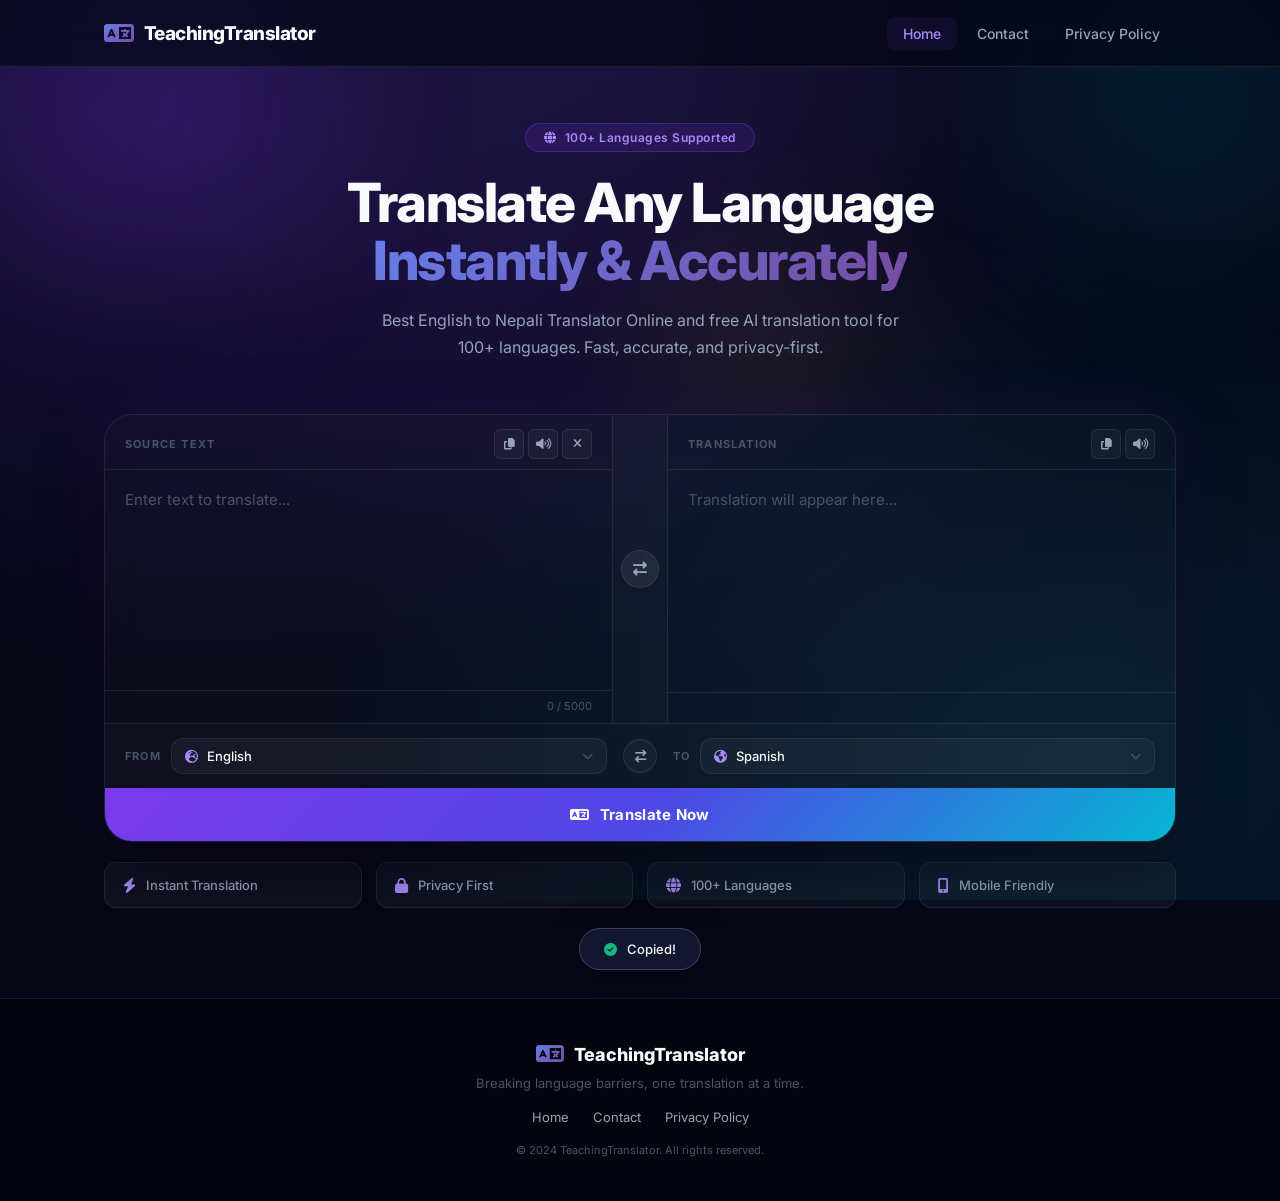
<file: english-to-hindi.html>
<!DOCTYPE html>
<html lang="en">
<head>
    <meta charset="UTF-8">
    <meta name="viewport" content="width=device-width, initial-scale=1.0">

    <!-- ═══ PRIMARY SEO ═══ -->
    <title>English to Hindi Translator | Best Free AI Translation Tool</title>
    <meta name="description" content="Best English to Hindi Translator Online. Translate English text, documents, and voice to Hindi instantly. Fast, accurate, and free AI translation tool.">
    <meta name="keywords" content="Language Translator, Free Language Translator, Online Translator, AI Language Translator, Text Translator, Document Translator, Website Translator, Voice Translator, Image Translator, PDF Translator, English Translation, English to Nepali Translator, Nepali to English Translator, English to Hindi Translator, Hindi to English Translator, English to Spanish Translator, Spanish to English Translator, English to French Translator, French to English Translator, English to German Translator, English to Japanese Translator, English to Korean, Korean to English, English to Chinese, Chinese to English, English to Arabic, Arabic to English, English to Russian, Russian to English, English to Portuguese, Portuguese to English, Best Online Translator, Free AI Translation Tool, Translate Any Language, Instant Language Translation, Accurate Translation Tool, Multilingual Translator, Language Learning Tools, Grammar and Translation, Translation Dictionary, AI Translation Website, Best English to Nepali Translator Online, Free Language Translation Website, Translate Documents Online Free, Translate PDF to English, AI Translator for Students, Fast Online Translation Tool, Translate Text in 100+ Languages, Free Website Translation Tool, Best Translation Website for Travelers, TeachingTranslator.com Online Language Translator">
    <meta name="author" content="TeachingTranslator">
    <meta name="robots" content="index, follow, max-image-preview:large, max-snippet:-1, max-video-preview:-1">
    <meta name="theme-color" content="#7c3aed">
    <meta name="color-scheme" content="dark">
    <link rel="canonical" href="https://teachingtranslator.com/english-to-hindi.html">

    <!-- ═══ GEO & LANGUAGE ═══ -->
    <meta name="language" content="English">
    <meta name="revisit-after" content="7 days">
    <meta name="rating" content="general">

    <!-- ═══ OPEN GRAPH (Facebook / LinkedIn) ═══ -->
    <meta property="og:type" content="website">
    <meta property="og:url" content="https://teachingtranslator.com/english-to-hindi.html">
    <meta property="og:site_name" content="TeachingTranslator">
    <meta property="og:locale" content="en_US">
    <meta property="og:title" content="English to Hindi Translator | Free AI Language Translation Tool">
    <meta property="og:description" content="Translate English to Hindi instantly with the best online translator. Fast, accurate, and free for students and travelers.">
    <meta property="og:image" content="https://teachingtranslator.com/og-image.png">
    <meta property="og:image:width" content="1200">
    <meta property="og:image:height" content="630">
    <meta property="og:image:alt" content="English to Hindi Translator">

    <!-- ═══ TWITTER CARD ═══ -->
    <meta name="twitter:card" content="summary_large_image">
    <meta name="twitter:site" content="@teachingtrans">
    <meta name="twitter:creator" content="@teachingtrans">
    <meta name="twitter:title" content="English to Hindi Translator | Translate Instantly">
    <meta name="twitter:description" content="Best English to Hindi Translator Online and free AI translation tool.">
    <meta name="twitter:image" content="https://teachingtranslator.com/og-image.png">
    <meta name="twitter:image:alt" content="TeachingTranslator translation interface">

    <!-- ═══ PERFORMANCE: PRECONNECT ═══ -->
    <link rel="preconnect" href="https://fonts.googleapis.com">
    <link rel="preconnect" href="https://fonts.gstatic.com" crossorigin>
    <link rel="preconnect" href="https://cdnjs.cloudflare.com">
    <link rel="preconnect" href="https://translate.googleapis.com">
    <link rel="dns-prefetch" href="https://translate.googleapis.com">

    <!-- ═══ FONTS & ICONS ═══ -->
    <link href="https://fonts.googleapis.com/css2?family=Inter:wght@300;400;500;600;700;800&display=swap" rel="stylesheet">
    <link rel="stylesheet" href="https://cdnjs.cloudflare.com/ajax/libs/font-awesome/6.4.0/css/all.min.css">
    <link rel="stylesheet" href="style.css">

    <!-- ═══ JSON-LD STRUCTURED DATA ═══ -->
    <script type="application/ld+json">
    {
      "@context": "https://schema.org",
      "@graph": [
        {
          "@type": "WebSite",
          "@id": "https://teachingtranslator.com/#website",
          "url": "https://teachingtranslator.com/",
          "name": "TeachingTranslator",
          "description": "Best English to Nepali Translator Online and free AI translation tool for 100+ languages.",
          "publisher": { "@id": "https://teachingtranslator.com/#organization" },
          "potentialAction": {
            "@type": "SearchAction",
            "target": { "@type": "EntryPoint", "urlTemplate": "https://teachingtranslator.com/?q={search_term_string}" },
            "query-input": "required name=search_term_string"
          }
        },
        {
          "@type": "Organization",
          "@id": "https://teachingtranslator.com/#organization",
          "name": "TeachingTranslator",
          "url": "https://teachingtranslator.com/",
          "logo": {
            "@type": "ImageObject",
            "url": "https://teachingtranslator.com/og-image.png",
            "width": 512, "height": 512
          },
          "contactPoint": {
            "@type": "ContactPoint",
            "contactType": "customer support",
            "email": "support@teachingtranslator.com",
            "availableLanguage": "English"
          }
        },
        {
          "@type": "WebApplication",
          "@id": "https://teachingtranslator.com/#app",
          "name": "TeachingTranslator – Best Online Translator",
          "url": "https://teachingtranslator.com/",
          "description": "Translate Any Language with our Free AI Translation Tool. Accurate Translation Tool offering Text Translator, Voice Translator, and Translation Dictionary capabilities.",
          "applicationCategory": "UtilityApplication",
          "applicationSubCategory": "Translation",
          "operatingSystem": "Windows, macOS, Linux, Android, iOS",
          "browserRequirements": "Requires JavaScript. Works in all modern browsers.",
          "inLanguage": "en",
          "isAccessibleForFree": true,
          "offers": {
            "@type": "Offer",
            "price": "0",
            "priceCurrency": "USD"
          },
          "featureList": [
            "Translate between 100+ languages",
            "Best English to Nepali Translator",
            "AI Translator for Students",
            "Text-to-speech for source and translated text",
            "Copy to clipboard",
            "Language swap",
            "Searchable language dropdown"
          ],
          "screenshot": "https://teachingtranslator.com/og-image.png",
          "author": { "@id": "https://teachingtranslator.com/#organization" }
        },
        {
          "@type": "WebPage",
          "@id": "https://teachingtranslator.com/#webpage",
          "url": "https://teachingtranslator.com/",
          "name": "TeachingTranslator – Best Free Online AI Language Translator | 100+ Languages",
          "isPartOf": { "@id": "https://teachingtranslator.com/#website" },
          "about": { "@id": "https://teachingtranslator.com/#app" },
          "description": "Best English to Nepali Translator Online and free AI translation tool for 100+ languages. Translate documents online free.",
          "breadcrumb": {
            "@type": "BreadcrumbList",
            "itemListElement": [{ "@type": "ListItem", "position": 1, "name": "Home", "item": "https://teachingtranslator.com/" }]
          },
          "primaryImageOfPage": { "@type": "ImageObject", "url": "https://teachingtranslator.com/og-image.png" },
          "datePublished": "2024-01-01",
          "dateModified": "2024-12-01"
        }
      ]
    }
    </script>
</head>
<body>

    <!-- ===== NAVBAR ===== -->
    <nav class="navbar" id="navbar">
        <div class="nav-container">
            <a href="index.html" class="nav-logo">
                <i class="fas fa-language"></i>
                <span>TeachingTranslator</span>
            </a>
            <ul class="nav-links" id="navLinks">
                <li><a href="index.html" class="active">Home</a></li>
                <li><a href="contact.html">Contact</a></li>
                <li><a href="privacy.html">Privacy Policy</a></li>
            </ul>
            <button class="nav-toggle" id="navToggle" aria-label="Toggle navigation">
                <i class="fas fa-bars"></i>
            </button>
        </div>
    </nav>

    <!-- ===== HERO ===== -->
    <section class="hero">
        <div class="hero-bg">
            <div class="orb orb-1"></div>
            <div class="orb orb-2"></div>
            <div class="orb orb-3"></div>
        </div>
        <div class="hero-content">
            <div class="hero-badge">
                <i class="fas fa-globe"></i>
                <span>100+ Languages Supported</span>
            </div>
            <h1 class="hero-title">
                Translate Any Language<br>
                <span class="gradient-text">Instantly &amp; Accurately</span>
            </h1>
            <p class="hero-subtitle">Best English to Nepali Translator Online and free AI translation tool for 100+ languages. Fast, accurate, and privacy-first.</p>
        </div>
    </section>

    <!-- ===== TRANSLATOR ===== -->
    <section class="translator-section">
        <div class="translator-card">

            <!-- Text Areas -->
            <div class="text-area-container">
                <!-- Source Panel -->
                <div class="text-panel">
                    <div class="panel-header">
                        <span class="panel-label">Source Text</span>
                        <div class="panel-actions">
                            <button class="action-btn" id="fromCopyBtn" title="Copy source text"><i class="fas fa-copy"></i></button>
                            <button class="action-btn" id="fromSpeakBtn" title="Speak source text"><i class="fas fa-volume-up"></i></button>
                            <button class="action-btn" id="clearBtn" title="Clear all"><i class="fas fa-times"></i></button>
                        </div>
                    </div>
                    <textarea id="fromText" maxlength="5000" placeholder="Enter text to translate..."></textarea>
                    <div class="char-count"><span id="charCount">0</span> / 5000</div>
                </div>

                <!-- Divider + Exchange -->
                <div class="divider">
                    <button class="exchange-btn" id="exchangeBtn" title="Swap text and languages">
                        <i class="fas fa-exchange-alt"></i>
                    </button>
                </div>

                <!-- Translation Panel -->
                <div class="text-panel">
                    <div class="panel-header">
                        <span class="panel-label">Translation</span>
                        <div class="panel-actions">
                            <button class="action-btn" id="toCopyBtn" title="Copy translation"><i class="fas fa-copy"></i></button>
                            <button class="action-btn" id="toSpeakBtn" title="Speak translation"><i class="fas fa-volume-up"></i></button>
                        </div>
                    </div>
                    <textarea id="toText" readonly placeholder="Translation will appear here..."></textarea>
                    <div class="translate-status" id="translateStatus"></div>
                </div>
            </div>

            <!-- Language Bar -->
            <div class="language-bar">
                <!-- From Language -->
                <div class="lang-selector-wrapper">
                    <label class="lang-label">From</label>
                    <div class="searchable-select" id="fromSelectWrapper">
                        <button class="select-trigger" id="fromTrigger" type="button">
                            <i class="fas fa-globe-europe"></i>
                            <span class="selected-lang-text" id="fromSelectedText">English</span>
                            <i class="fas fa-chevron-down arrow-icon"></i>
                        </button>
                        <div class="select-dropdown" id="fromDropdown">
                            <div class="search-wrap">
                                <i class="fas fa-search"></i>
                                <input class="lang-search" id="fromSearch" type="text" placeholder="Search language..." autocomplete="off">
                            </div>
                            <ul class="lang-options" id="fromOptions"></ul>
                        </div>
                    </div>
                </div>

                <!-- Swap -->
                <button class="swap-langs-btn" id="swapLangsBtn" title="Swap languages">
                    <i class="fas fa-arrow-right-arrow-left"></i>
                </button>

                <!-- To Language -->
                <div class="lang-selector-wrapper">
                    <label class="lang-label">To</label>
                    <div class="searchable-select" id="toSelectWrapper">
                        <button class="select-trigger" id="toTrigger" type="button">
                            <i class="fas fa-globe-americas"></i>
                            <span class="selected-lang-text" id="toSelectedText">Spanish</span>
                            <i class="fas fa-chevron-down arrow-icon"></i>
                        </button>
                        <div class="select-dropdown" id="toDropdown">
                            <div class="search-wrap">
                                <i class="fas fa-search"></i>
                                <input class="lang-search" id="toSearch" type="text" placeholder="Search language..." autocomplete="off">
                            </div>
                            <ul class="lang-options" id="toOptions"></ul>
                        </div>
                    </div>
                </div>
            </div>

            <!-- Translate Button -->
            <button class="translate-btn" id="translateBtn">
                <i class="fas fa-language" id="translateIcon"></i>
                <span id="translateBtnText">Translate Now</span>
                <div class="btn-shine"></div>
            </button>
        </div>

        <!-- Feature Badges -->
        <div class="features-row">
            <div class="feature-item"><i class="fas fa-bolt"></i><span>Instant Translation</span></div>
            <div class="feature-item"><i class="fas fa-lock"></i><span>Privacy First</span></div>
            <div class="feature-item"><i class="fas fa-globe"></i><span>100+ Languages</span></div>
            <div class="feature-item"><i class="fas fa-mobile-alt"></i><span>Mobile Friendly</span></div>
        </div>
    </section>

    <!-- ===== FOOTER ===== -->
    <footer class="footer">
        <div class="footer-container">
            <div class="footer-brand">
                <i class="fas fa-language"></i>
                <span>TeachingTranslator</span>
            </div>
            <p class="footer-desc">Breaking language barriers, one translation at a time.</p>
            <div class="footer-links">
                <a href="index.html">Home</a>
                <a href="contact.html">Contact</a>
                <a href="privacy.html">Privacy Policy</a>
            </div>
            <p class="footer-copy">&copy; 2024 TeachingTranslator. All rights reserved.</p>
        </div>
    </footer>

    <!-- Toast -->
    <div class="toast" id="toast">
        <i class="fas fa-check-circle"></i>
        <span id="toastMsg">Copied!</span>
    </div>

    <script src="countries.js"></script>
    <script src="script.js"></script>
</body>
</html>
</file>
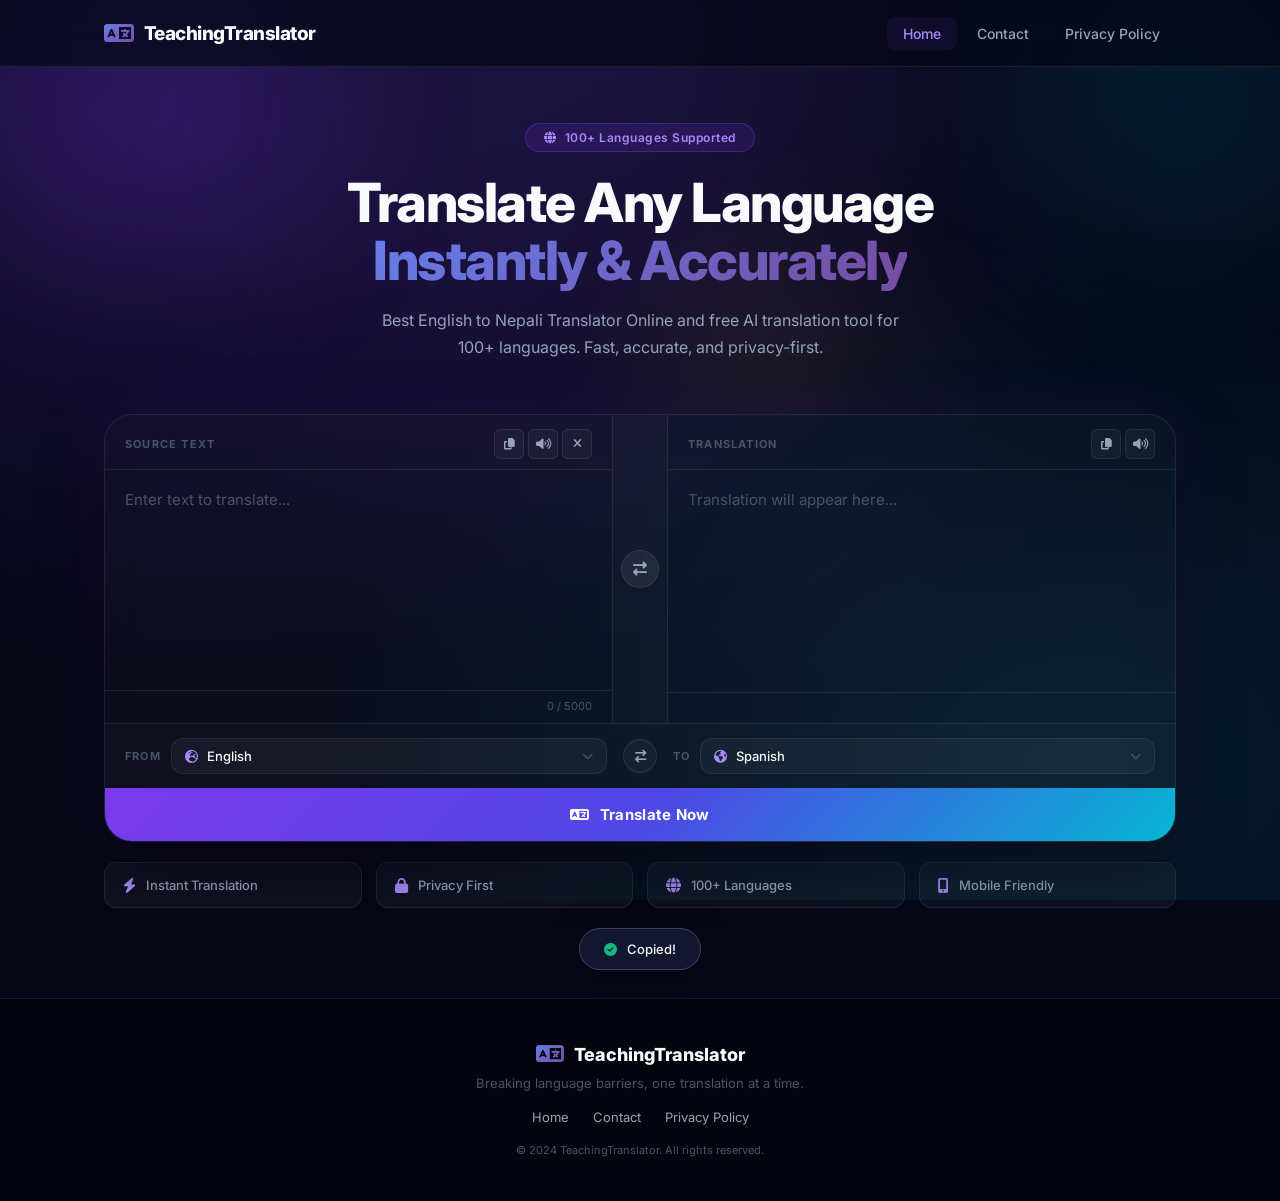
<file: english-to-nepali.html>
<!DOCTYPE html>
<html lang="en">
<head>
    <meta charset="UTF-8">
    <meta name="viewport" content="width=device-width, initial-scale=1.0">

    <!-- ═══ PRIMARY SEO ═══ -->
    <title>English to Nepali Translator | Best Free AI Translation Tool</title>
    <meta name="description" content="Best English to Nepali Translator Online. Translate English text, documents, and voice to Nepali instantly. Fast, accurate, and free AI translation tool.">
    <meta name="keywords" content="Language Translator, Free Language Translator, Online Translator, AI Language Translator, Text Translator, Document Translator, Website Translator, Voice Translator, Image Translator, PDF Translator, English Translation, English to Nepali Translator, Nepali to English Translator, English to Hindi Translator, Hindi to English Translator, English to Spanish Translator, Spanish to English Translator, English to French Translator, French to English Translator, English to German Translator, English to Japanese Translator, English to Korean, Korean to English, English to Chinese, Chinese to English, English to Arabic, Arabic to English, English to Russian, Russian to English, English to Portuguese, Portuguese to English, Best Online Translator, Free AI Translation Tool, Translate Any Language, Instant Language Translation, Accurate Translation Tool, Multilingual Translator, Language Learning Tools, Grammar and Translation, Translation Dictionary, AI Translation Website, Best English to Nepali Translator Online, Free Language Translation Website, Translate Documents Online Free, Translate PDF to English, AI Translator for Students, Fast Online Translation Tool, Translate Text in 100+ Languages, Free Website Translation Tool, Best Translation Website for Travelers, TeachingTranslator.com Online Language Translator">
    <meta name="author" content="TeachingTranslator">
    <meta name="robots" content="index, follow, max-image-preview:large, max-snippet:-1, max-video-preview:-1">
    <meta name="theme-color" content="#7c3aed">
    <meta name="color-scheme" content="dark">
    <link rel="canonical" href="https://teachingtranslator.com/english-to-nepali.html">

    <!-- ═══ GEO & LANGUAGE ═══ -->
    <meta name="language" content="English">
    <meta name="revisit-after" content="7 days">
    <meta name="rating" content="general">

    <!-- ═══ OPEN GRAPH (Facebook / LinkedIn) ═══ -->
    <meta property="og:type" content="website">
    <meta property="og:url" content="https://teachingtranslator.com/english-to-nepali.html">
    <meta property="og:site_name" content="TeachingTranslator">
    <meta property="og:locale" content="en_US">
    <meta property="og:title" content="English to Nepali Translator | Free AI Language Translation Tool">
    <meta property="og:description" content="Translate English to Nepali instantly with the best online translator. Fast, accurate, and free for students and travelers.">
    <meta property="og:image" content="https://teachingtranslator.com/og-image.png">
    <meta property="og:image:width" content="1200">
    <meta property="og:image:height" content="630">
    <meta property="og:image:alt" content="English to Nepali Translator">

    <!-- ═══ TWITTER CARD ═══ -->
    <meta name="twitter:card" content="summary_large_image">
    <meta name="twitter:site" content="@teachingtrans">
    <meta name="twitter:creator" content="@teachingtrans">
    <meta name="twitter:title" content="English to Nepali Translator | Translate Instantly">
    <meta name="twitter:description" content="Best English to Nepali Translator Online and free AI translation tool.">
    <meta name="twitter:image" content="https://teachingtranslator.com/og-image.png">
    <meta name="twitter:image:alt" content="TeachingTranslator translation interface">

    <!-- ═══ PERFORMANCE: PRECONNECT ═══ -->
    <link rel="preconnect" href="https://fonts.googleapis.com">
    <link rel="preconnect" href="https://fonts.gstatic.com" crossorigin>
    <link rel="preconnect" href="https://cdnjs.cloudflare.com">
    <link rel="preconnect" href="https://translate.googleapis.com">
    <link rel="dns-prefetch" href="https://translate.googleapis.com">

    <!-- ═══ FONTS & ICONS ═══ -->
    <link href="https://fonts.googleapis.com/css2?family=Inter:wght@300;400;500;600;700;800&display=swap" rel="stylesheet">
    <link rel="stylesheet" href="https://cdnjs.cloudflare.com/ajax/libs/font-awesome/6.4.0/css/all.min.css">
    <link rel="stylesheet" href="style.css">

    <!-- ═══ JSON-LD STRUCTURED DATA ═══ -->
    <script type="application/ld+json">
    {
      "@context": "https://schema.org",
      "@graph": [
        {
          "@type": "WebSite",
          "@id": "https://teachingtranslator.com/#website",
          "url": "https://teachingtranslator.com/",
          "name": "TeachingTranslator",
          "description": "Best English to Nepali Translator Online and free AI translation tool for 100+ languages.",
          "publisher": { "@id": "https://teachingtranslator.com/#organization" },
          "potentialAction": {
            "@type": "SearchAction",
            "target": { "@type": "EntryPoint", "urlTemplate": "https://teachingtranslator.com/?q={search_term_string}" },
            "query-input": "required name=search_term_string"
          }
        },
        {
          "@type": "Organization",
          "@id": "https://teachingtranslator.com/#organization",
          "name": "TeachingTranslator",
          "url": "https://teachingtranslator.com/",
          "logo": {
            "@type": "ImageObject",
            "url": "https://teachingtranslator.com/og-image.png",
            "width": 512, "height": 512
          },
          "contactPoint": {
            "@type": "ContactPoint",
            "contactType": "customer support",
            "email": "support@teachingtranslator.com",
            "availableLanguage": "English"
          }
        },
        {
          "@type": "WebApplication",
          "@id": "https://teachingtranslator.com/#app",
          "name": "TeachingTranslator – Best Online Translator",
          "url": "https://teachingtranslator.com/",
          "description": "Translate Any Language with our Free AI Translation Tool. Accurate Translation Tool offering Text Translator, Voice Translator, and Translation Dictionary capabilities.",
          "applicationCategory": "UtilityApplication",
          "applicationSubCategory": "Translation",
          "operatingSystem": "Windows, macOS, Linux, Android, iOS",
          "browserRequirements": "Requires JavaScript. Works in all modern browsers.",
          "inLanguage": "en",
          "isAccessibleForFree": true,
          "offers": {
            "@type": "Offer",
            "price": "0",
            "priceCurrency": "USD"
          },
          "featureList": [
            "Translate between 100+ languages",
            "Best English to Nepali Translator",
            "AI Translator for Students",
            "Text-to-speech for source and translated text",
            "Copy to clipboard",
            "Language swap",
            "Searchable language dropdown"
          ],
          "screenshot": "https://teachingtranslator.com/og-image.png",
          "author": { "@id": "https://teachingtranslator.com/#organization" }
        },
        {
          "@type": "WebPage",
          "@id": "https://teachingtranslator.com/#webpage",
          "url": "https://teachingtranslator.com/",
          "name": "TeachingTranslator – Best Free Online AI Language Translator | 100+ Languages",
          "isPartOf": { "@id": "https://teachingtranslator.com/#website" },
          "about": { "@id": "https://teachingtranslator.com/#app" },
          "description": "Best English to Nepali Translator Online and free AI translation tool for 100+ languages. Translate documents online free.",
          "breadcrumb": {
            "@type": "BreadcrumbList",
            "itemListElement": [{ "@type": "ListItem", "position": 1, "name": "Home", "item": "https://teachingtranslator.com/" }]
          },
          "primaryImageOfPage": { "@type": "ImageObject", "url": "https://teachingtranslator.com/og-image.png" },
          "datePublished": "2024-01-01",
          "dateModified": "2024-12-01"
        }
      ]
    }
    </script>
</head>
<body>

    <!-- ===== NAVBAR ===== -->
    <nav class="navbar" id="navbar">
        <div class="nav-container">
            <a href="index.html" class="nav-logo">
                <i class="fas fa-language"></i>
                <span>TeachingTranslator</span>
            </a>
            <ul class="nav-links" id="navLinks">
                <li><a href="index.html" class="active">Home</a></li>
                <li><a href="contact.html">Contact</a></li>
                <li><a href="privacy.html">Privacy Policy</a></li>
            </ul>
            <button class="nav-toggle" id="navToggle" aria-label="Toggle navigation">
                <i class="fas fa-bars"></i>
            </button>
        </div>
    </nav>

    <!-- ===== HERO ===== -->
    <section class="hero">
        <div class="hero-bg">
            <div class="orb orb-1"></div>
            <div class="orb orb-2"></div>
            <div class="orb orb-3"></div>
        </div>
        <div class="hero-content">
            <div class="hero-badge">
                <i class="fas fa-globe"></i>
                <span>100+ Languages Supported</span>
            </div>
            <h1 class="hero-title">
                Translate Any Language<br>
                <span class="gradient-text">Instantly &amp; Accurately</span>
            </h1>
            <p class="hero-subtitle">Best English to Nepali Translator Online and free AI translation tool for 100+ languages. Fast, accurate, and privacy-first.</p>
        </div>
    </section>

    <!-- ===== TRANSLATOR ===== -->
    <section class="translator-section">
        <div class="translator-card">

            <!-- Text Areas -->
            <div class="text-area-container">
                <!-- Source Panel -->
                <div class="text-panel">
                    <div class="panel-header">
                        <span class="panel-label">Source Text</span>
                        <div class="panel-actions">
                            <button class="action-btn" id="fromCopyBtn" title="Copy source text"><i class="fas fa-copy"></i></button>
                            <button class="action-btn" id="fromSpeakBtn" title="Speak source text"><i class="fas fa-volume-up"></i></button>
                            <button class="action-btn" id="clearBtn" title="Clear all"><i class="fas fa-times"></i></button>
                        </div>
                    </div>
                    <textarea id="fromText" maxlength="5000" placeholder="Enter text to translate..."></textarea>
                    <div class="char-count"><span id="charCount">0</span> / 5000</div>
                </div>

                <!-- Divider + Exchange -->
                <div class="divider">
                    <button class="exchange-btn" id="exchangeBtn" title="Swap text and languages">
                        <i class="fas fa-exchange-alt"></i>
                    </button>
                </div>

                <!-- Translation Panel -->
                <div class="text-panel">
                    <div class="panel-header">
                        <span class="panel-label">Translation</span>
                        <div class="panel-actions">
                            <button class="action-btn" id="toCopyBtn" title="Copy translation"><i class="fas fa-copy"></i></button>
                            <button class="action-btn" id="toSpeakBtn" title="Speak translation"><i class="fas fa-volume-up"></i></button>
                        </div>
                    </div>
                    <textarea id="toText" readonly placeholder="Translation will appear here..."></textarea>
                    <div class="translate-status" id="translateStatus"></div>
                </div>
            </div>

            <!-- Language Bar -->
            <div class="language-bar">
                <!-- From Language -->
                <div class="lang-selector-wrapper">
                    <label class="lang-label">From</label>
                    <div class="searchable-select" id="fromSelectWrapper">
                        <button class="select-trigger" id="fromTrigger" type="button">
                            <i class="fas fa-globe-europe"></i>
                            <span class="selected-lang-text" id="fromSelectedText">English</span>
                            <i class="fas fa-chevron-down arrow-icon"></i>
                        </button>
                        <div class="select-dropdown" id="fromDropdown">
                            <div class="search-wrap">
                                <i class="fas fa-search"></i>
                                <input class="lang-search" id="fromSearch" type="text" placeholder="Search language..." autocomplete="off">
                            </div>
                            <ul class="lang-options" id="fromOptions"></ul>
                        </div>
                    </div>
                </div>

                <!-- Swap -->
                <button class="swap-langs-btn" id="swapLangsBtn" title="Swap languages">
                    <i class="fas fa-arrow-right-arrow-left"></i>
                </button>

                <!-- To Language -->
                <div class="lang-selector-wrapper">
                    <label class="lang-label">To</label>
                    <div class="searchable-select" id="toSelectWrapper">
                        <button class="select-trigger" id="toTrigger" type="button">
                            <i class="fas fa-globe-americas"></i>
                            <span class="selected-lang-text" id="toSelectedText">Spanish</span>
                            <i class="fas fa-chevron-down arrow-icon"></i>
                        </button>
                        <div class="select-dropdown" id="toDropdown">
                            <div class="search-wrap">
                                <i class="fas fa-search"></i>
                                <input class="lang-search" id="toSearch" type="text" placeholder="Search language..." autocomplete="off">
                            </div>
                            <ul class="lang-options" id="toOptions"></ul>
                        </div>
                    </div>
                </div>
            </div>

            <!-- Translate Button -->
            <button class="translate-btn" id="translateBtn">
                <i class="fas fa-language" id="translateIcon"></i>
                <span id="translateBtnText">Translate Now</span>
                <div class="btn-shine"></div>
            </button>
        </div>

        <!-- Feature Badges -->
        <div class="features-row">
            <div class="feature-item"><i class="fas fa-bolt"></i><span>Instant Translation</span></div>
            <div class="feature-item"><i class="fas fa-lock"></i><span>Privacy First</span></div>
            <div class="feature-item"><i class="fas fa-globe"></i><span>100+ Languages</span></div>
            <div class="feature-item"><i class="fas fa-mobile-alt"></i><span>Mobile Friendly</span></div>
        </div>
    </section>

    <!-- ===== FOOTER ===== -->
    <footer class="footer">
        <div class="footer-container">
            <div class="footer-brand">
                <i class="fas fa-language"></i>
                <span>TeachingTranslator</span>
            </div>
            <p class="footer-desc">Breaking language barriers, one translation at a time.</p>
            <div class="footer-links">
                <a href="index.html">Home</a>
                <a href="contact.html">Contact</a>
                <a href="privacy.html">Privacy Policy</a>
            </div>
            <p class="footer-copy">&copy; 2024 TeachingTranslator. All rights reserved.</p>
        </div>
    </footer>

    <!-- Toast -->
    <div class="toast" id="toast">
        <i class="fas fa-check-circle"></i>
        <span id="toastMsg">Copied!</span>
    </div>

    <script src="countries.js"></script>
    <script src="script.js"></script>
</body>
</html>
</file>
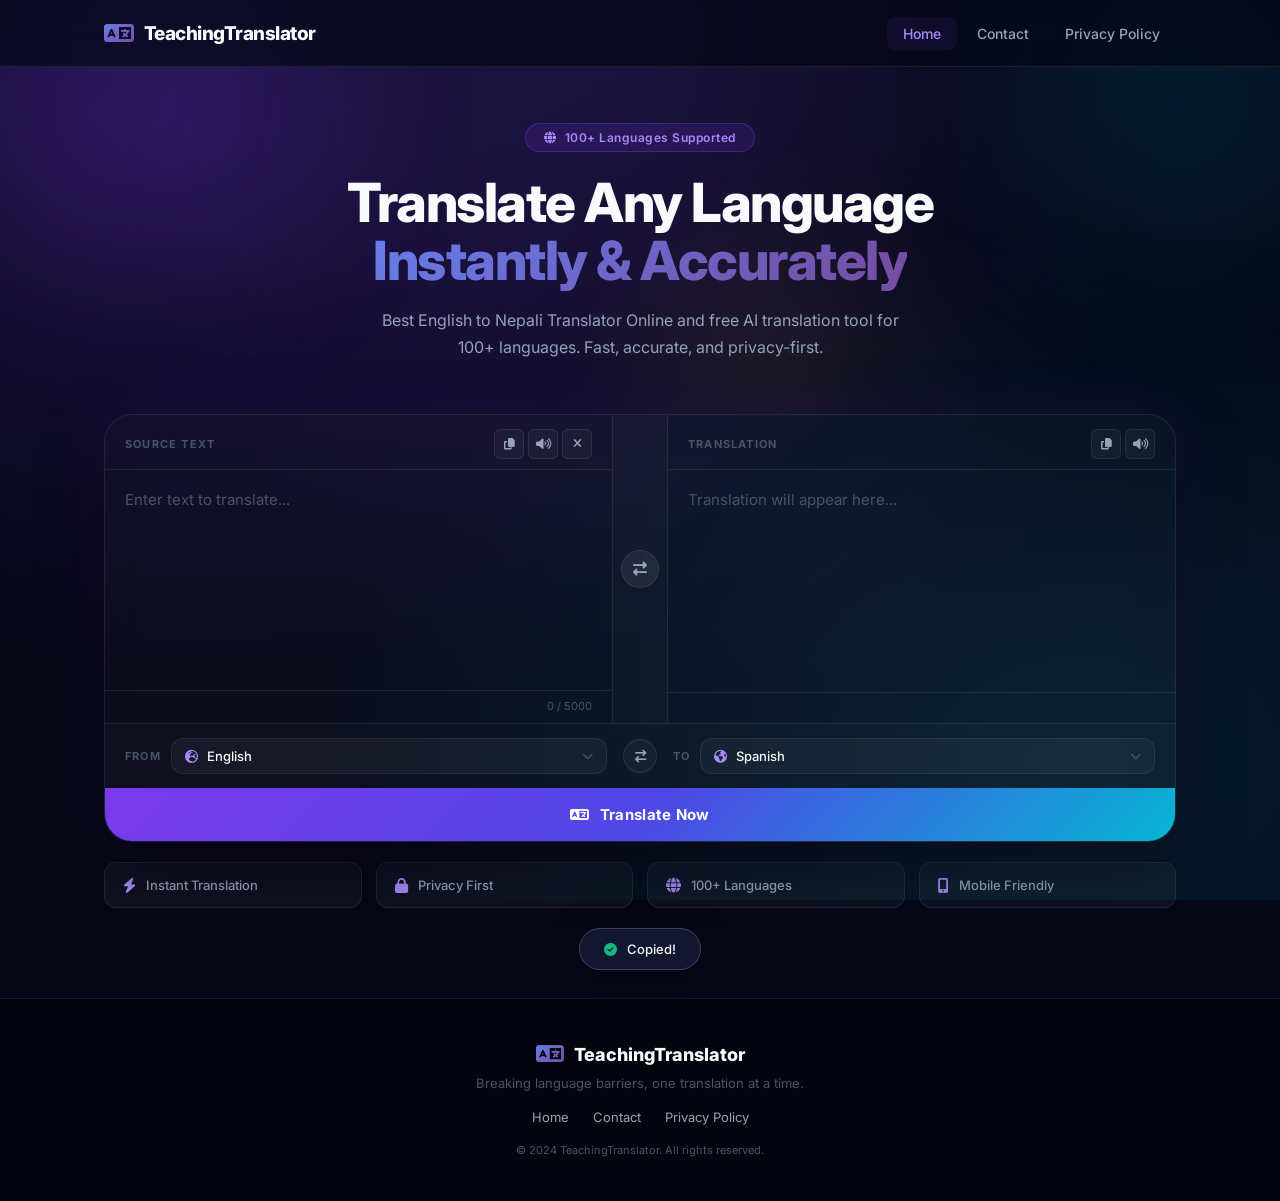
<file: nepali-to-english.html>
<!DOCTYPE html>
<html lang="en">
<head>
    <meta charset="UTF-8">
    <meta name="viewport" content="width=device-width, initial-scale=1.0">

    <!-- ═══ PRIMARY SEO ═══ -->
    <title>Nepali to English Translator | Best Free AI Translation Tool</title>
    <meta name="description" content="Best Nepali to English Translator Online. Translate Nepali text, documents, and voice to English instantly. Fast, accurate, and free AI translation tool.">
    <meta name="keywords" content="Language Translator, Free Language Translator, Online Translator, AI Language Translator, Text Translator, Document Translator, Website Translator, Voice Translator, Image Translator, PDF Translator, English Translation, English to Nepali Translator, Nepali to English Translator, English to Hindi Translator, Hindi to English Translator, English to Spanish Translator, Spanish to English Translator, English to French Translator, French to English Translator, English to German Translator, English to Japanese Translator, English to Korean, Korean to English, English to Chinese, Chinese to English, English to Arabic, Arabic to English, English to Russian, Russian to English, English to Portuguese, Portuguese to English, Best Online Translator, Free AI Translation Tool, Translate Any Language, Instant Language Translation, Accurate Translation Tool, Multilingual Translator, Language Learning Tools, Grammar and Translation, Translation Dictionary, AI Translation Website, Best English to Nepali Translator Online, Free Language Translation Website, Translate Documents Online Free, Translate PDF to English, AI Translator for Students, Fast Online Translation Tool, Translate Text in 100+ Languages, Free Website Translation Tool, Best Translation Website for Travelers, TeachingTranslator.com Online Language Translator">
    <meta name="author" content="TeachingTranslator">
    <meta name="robots" content="index, follow, max-image-preview:large, max-snippet:-1, max-video-preview:-1">
    <meta name="theme-color" content="#7c3aed">
    <meta name="color-scheme" content="dark">
    <link rel="canonical" href="https://teachingtranslator.com/nepali-to-english.html">

    <!-- ═══ GEO & LANGUAGE ═══ -->
    <meta name="language" content="English">
    <meta name="revisit-after" content="7 days">
    <meta name="rating" content="general">

    <!-- ═══ OPEN GRAPH (Facebook / LinkedIn) ═══ -->
    <meta property="og:type" content="website">
    <meta property="og:url" content="https://teachingtranslator.com/nepali-to-english.html">
    <meta property="og:site_name" content="TeachingTranslator">
    <meta property="og:locale" content="en_US">
    <meta property="og:title" content="Nepali to English Translator | Free AI Language Translation Tool">
    <meta property="og:description" content="Translate Nepali to English instantly with the best online translator. Fast, accurate, and free for students and travelers.">
    <meta property="og:image" content="https://teachingtranslator.com/og-image.png">
    <meta property="og:image:width" content="1200">
    <meta property="og:image:height" content="630">
    <meta property="og:image:alt" content="Nepali to English Translator">

    <!-- ═══ TWITTER CARD ═══ -->
    <meta name="twitter:card" content="summary_large_image">
    <meta name="twitter:site" content="@teachingtrans">
    <meta name="twitter:creator" content="@teachingtrans">
    <meta name="twitter:title" content="Nepali to English Translator | Translate Instantly">
    <meta name="twitter:description" content="Best Nepali to English Translator Online and free AI translation tool.">
    <meta name="twitter:image" content="https://teachingtranslator.com/og-image.png">
    <meta name="twitter:image:alt" content="TeachingTranslator translation interface">

    <!-- ═══ PERFORMANCE: PRECONNECT ═══ -->
    <link rel="preconnect" href="https://fonts.googleapis.com">
    <link rel="preconnect" href="https://fonts.gstatic.com" crossorigin>
    <link rel="preconnect" href="https://cdnjs.cloudflare.com">
    <link rel="preconnect" href="https://translate.googleapis.com">
    <link rel="dns-prefetch" href="https://translate.googleapis.com">

    <!-- ═══ FONTS & ICONS ═══ -->
    <link href="https://fonts.googleapis.com/css2?family=Inter:wght@300;400;500;600;700;800&display=swap" rel="stylesheet">
    <link rel="stylesheet" href="https://cdnjs.cloudflare.com/ajax/libs/font-awesome/6.4.0/css/all.min.css">
    <link rel="stylesheet" href="style.css">

    <!-- ═══ JSON-LD STRUCTURED DATA ═══ -->
    <script type="application/ld+json">
    {
      "@context": "https://schema.org",
      "@graph": [
        {
          "@type": "WebSite",
          "@id": "https://teachingtranslator.com/#website",
          "url": "https://teachingtranslator.com/",
          "name": "TeachingTranslator",
          "description": "Best English to Nepali Translator Online and free AI translation tool for 100+ languages.",
          "publisher": { "@id": "https://teachingtranslator.com/#organization" },
          "potentialAction": {
            "@type": "SearchAction",
            "target": { "@type": "EntryPoint", "urlTemplate": "https://teachingtranslator.com/?q={search_term_string}" },
            "query-input": "required name=search_term_string"
          }
        },
        {
          "@type": "Organization",
          "@id": "https://teachingtranslator.com/#organization",
          "name": "TeachingTranslator",
          "url": "https://teachingtranslator.com/",
          "logo": {
            "@type": "ImageObject",
            "url": "https://teachingtranslator.com/og-image.png",
            "width": 512, "height": 512
          },
          "contactPoint": {
            "@type": "ContactPoint",
            "contactType": "customer support",
            "email": "support@teachingtranslator.com",
            "availableLanguage": "English"
          }
        },
        {
          "@type": "WebApplication",
          "@id": "https://teachingtranslator.com/#app",
          "name": "TeachingTranslator – Best Online Translator",
          "url": "https://teachingtranslator.com/",
          "description": "Translate Any Language with our Free AI Translation Tool. Accurate Translation Tool offering Text Translator, Voice Translator, and Translation Dictionary capabilities.",
          "applicationCategory": "UtilityApplication",
          "applicationSubCategory": "Translation",
          "operatingSystem": "Windows, macOS, Linux, Android, iOS",
          "browserRequirements": "Requires JavaScript. Works in all modern browsers.",
          "inLanguage": "en",
          "isAccessibleForFree": true,
          "offers": {
            "@type": "Offer",
            "price": "0",
            "priceCurrency": "USD"
          },
          "featureList": [
            "Translate between 100+ languages",
            "Best English to Nepali Translator",
            "AI Translator for Students",
            "Text-to-speech for source and translated text",
            "Copy to clipboard",
            "Language swap",
            "Searchable language dropdown"
          ],
          "screenshot": "https://teachingtranslator.com/og-image.png",
          "author": { "@id": "https://teachingtranslator.com/#organization" }
        },
        {
          "@type": "WebPage",
          "@id": "https://teachingtranslator.com/#webpage",
          "url": "https://teachingtranslator.com/",
          "name": "TeachingTranslator – Best Free Online AI Language Translator | 100+ Languages",
          "isPartOf": { "@id": "https://teachingtranslator.com/#website" },
          "about": { "@id": "https://teachingtranslator.com/#app" },
          "description": "Best English to Nepali Translator Online and free AI translation tool for 100+ languages. Translate documents online free.",
          "breadcrumb": {
            "@type": "BreadcrumbList",
            "itemListElement": [{ "@type": "ListItem", "position": 1, "name": "Home", "item": "https://teachingtranslator.com/" }]
          },
          "primaryImageOfPage": { "@type": "ImageObject", "url": "https://teachingtranslator.com/og-image.png" },
          "datePublished": "2024-01-01",
          "dateModified": "2024-12-01"
        }
      ]
    }
    </script>
</head>
<body>

    <!-- ===== NAVBAR ===== -->
    <nav class="navbar" id="navbar">
        <div class="nav-container">
            <a href="index.html" class="nav-logo">
                <i class="fas fa-language"></i>
                <span>TeachingTranslator</span>
            </a>
            <ul class="nav-links" id="navLinks">
                <li><a href="index.html" class="active">Home</a></li>
                <li><a href="contact.html">Contact</a></li>
                <li><a href="privacy.html">Privacy Policy</a></li>
            </ul>
            <button class="nav-toggle" id="navToggle" aria-label="Toggle navigation">
                <i class="fas fa-bars"></i>
            </button>
        </div>
    </nav>

    <!-- ===== HERO ===== -->
    <section class="hero">
        <div class="hero-bg">
            <div class="orb orb-1"></div>
            <div class="orb orb-2"></div>
            <div class="orb orb-3"></div>
        </div>
        <div class="hero-content">
            <div class="hero-badge">
                <i class="fas fa-globe"></i>
                <span>100+ Languages Supported</span>
            </div>
            <h1 class="hero-title">
                Translate Any Language<br>
                <span class="gradient-text">Instantly &amp; Accurately</span>
            </h1>
            <p class="hero-subtitle">Best English to Nepali Translator Online and free AI translation tool for 100+ languages. Fast, accurate, and privacy-first.</p>
        </div>
    </section>

    <!-- ===== TRANSLATOR ===== -->
    <section class="translator-section">
        <div class="translator-card">

            <!-- Text Areas -->
            <div class="text-area-container">
                <!-- Source Panel -->
                <div class="text-panel">
                    <div class="panel-header">
                        <span class="panel-label">Source Text</span>
                        <div class="panel-actions">
                            <button class="action-btn" id="fromCopyBtn" title="Copy source text"><i class="fas fa-copy"></i></button>
                            <button class="action-btn" id="fromSpeakBtn" title="Speak source text"><i class="fas fa-volume-up"></i></button>
                            <button class="action-btn" id="clearBtn" title="Clear all"><i class="fas fa-times"></i></button>
                        </div>
                    </div>
                    <textarea id="fromText" maxlength="5000" placeholder="Enter text to translate..."></textarea>
                    <div class="char-count"><span id="charCount">0</span> / 5000</div>
                </div>

                <!-- Divider + Exchange -->
                <div class="divider">
                    <button class="exchange-btn" id="exchangeBtn" title="Swap text and languages">
                        <i class="fas fa-exchange-alt"></i>
                    </button>
                </div>

                <!-- Translation Panel -->
                <div class="text-panel">
                    <div class="panel-header">
                        <span class="panel-label">Translation</span>
                        <div class="panel-actions">
                            <button class="action-btn" id="toCopyBtn" title="Copy translation"><i class="fas fa-copy"></i></button>
                            <button class="action-btn" id="toSpeakBtn" title="Speak translation"><i class="fas fa-volume-up"></i></button>
                        </div>
                    </div>
                    <textarea id="toText" readonly placeholder="Translation will appear here..."></textarea>
                    <div class="translate-status" id="translateStatus"></div>
                </div>
            </div>

            <!-- Language Bar -->
            <div class="language-bar">
                <!-- From Language -->
                <div class="lang-selector-wrapper">
                    <label class="lang-label">From</label>
                    <div class="searchable-select" id="fromSelectWrapper">
                        <button class="select-trigger" id="fromTrigger" type="button">
                            <i class="fas fa-globe-europe"></i>
                            <span class="selected-lang-text" id="fromSelectedText">English</span>
                            <i class="fas fa-chevron-down arrow-icon"></i>
                        </button>
                        <div class="select-dropdown" id="fromDropdown">
                            <div class="search-wrap">
                                <i class="fas fa-search"></i>
                                <input class="lang-search" id="fromSearch" type="text" placeholder="Search language..." autocomplete="off">
                            </div>
                            <ul class="lang-options" id="fromOptions"></ul>
                        </div>
                    </div>
                </div>

                <!-- Swap -->
                <button class="swap-langs-btn" id="swapLangsBtn" title="Swap languages">
                    <i class="fas fa-arrow-right-arrow-left"></i>
                </button>

                <!-- To Language -->
                <div class="lang-selector-wrapper">
                    <label class="lang-label">To</label>
                    <div class="searchable-select" id="toSelectWrapper">
                        <button class="select-trigger" id="toTrigger" type="button">
                            <i class="fas fa-globe-americas"></i>
                            <span class="selected-lang-text" id="toSelectedText">Spanish</span>
                            <i class="fas fa-chevron-down arrow-icon"></i>
                        </button>
                        <div class="select-dropdown" id="toDropdown">
                            <div class="search-wrap">
                                <i class="fas fa-search"></i>
                                <input class="lang-search" id="toSearch" type="text" placeholder="Search language..." autocomplete="off">
                            </div>
                            <ul class="lang-options" id="toOptions"></ul>
                        </div>
                    </div>
                </div>
            </div>

            <!-- Translate Button -->
            <button class="translate-btn" id="translateBtn">
                <i class="fas fa-language" id="translateIcon"></i>
                <span id="translateBtnText">Translate Now</span>
                <div class="btn-shine"></div>
            </button>
        </div>

        <!-- Feature Badges -->
        <div class="features-row">
            <div class="feature-item"><i class="fas fa-bolt"></i><span>Instant Translation</span></div>
            <div class="feature-item"><i class="fas fa-lock"></i><span>Privacy First</span></div>
            <div class="feature-item"><i class="fas fa-globe"></i><span>100+ Languages</span></div>
            <div class="feature-item"><i class="fas fa-mobile-alt"></i><span>Mobile Friendly</span></div>
        </div>
    </section>

    <!-- ===== FOOTER ===== -->
    <footer class="footer">
        <div class="footer-container">
            <div class="footer-brand">
                <i class="fas fa-language"></i>
                <span>TeachingTranslator</span>
            </div>
            <p class="footer-desc">Breaking language barriers, one translation at a time.</p>
            <div class="footer-links">
                <a href="index.html">Home</a>
                <a href="contact.html">Contact</a>
                <a href="privacy.html">Privacy Policy</a>
            </div>
            <p class="footer-copy">&copy; 2024 TeachingTranslator. All rights reserved.</p>
        </div>
    </footer>

    <!-- Toast -->
    <div class="toast" id="toast">
        <i class="fas fa-check-circle"></i>
        <span id="toastMsg">Copied!</span>
    </div>

    <script src="countries.js"></script>
    <script src="script.js"></script>
</body>
</html>
</file>
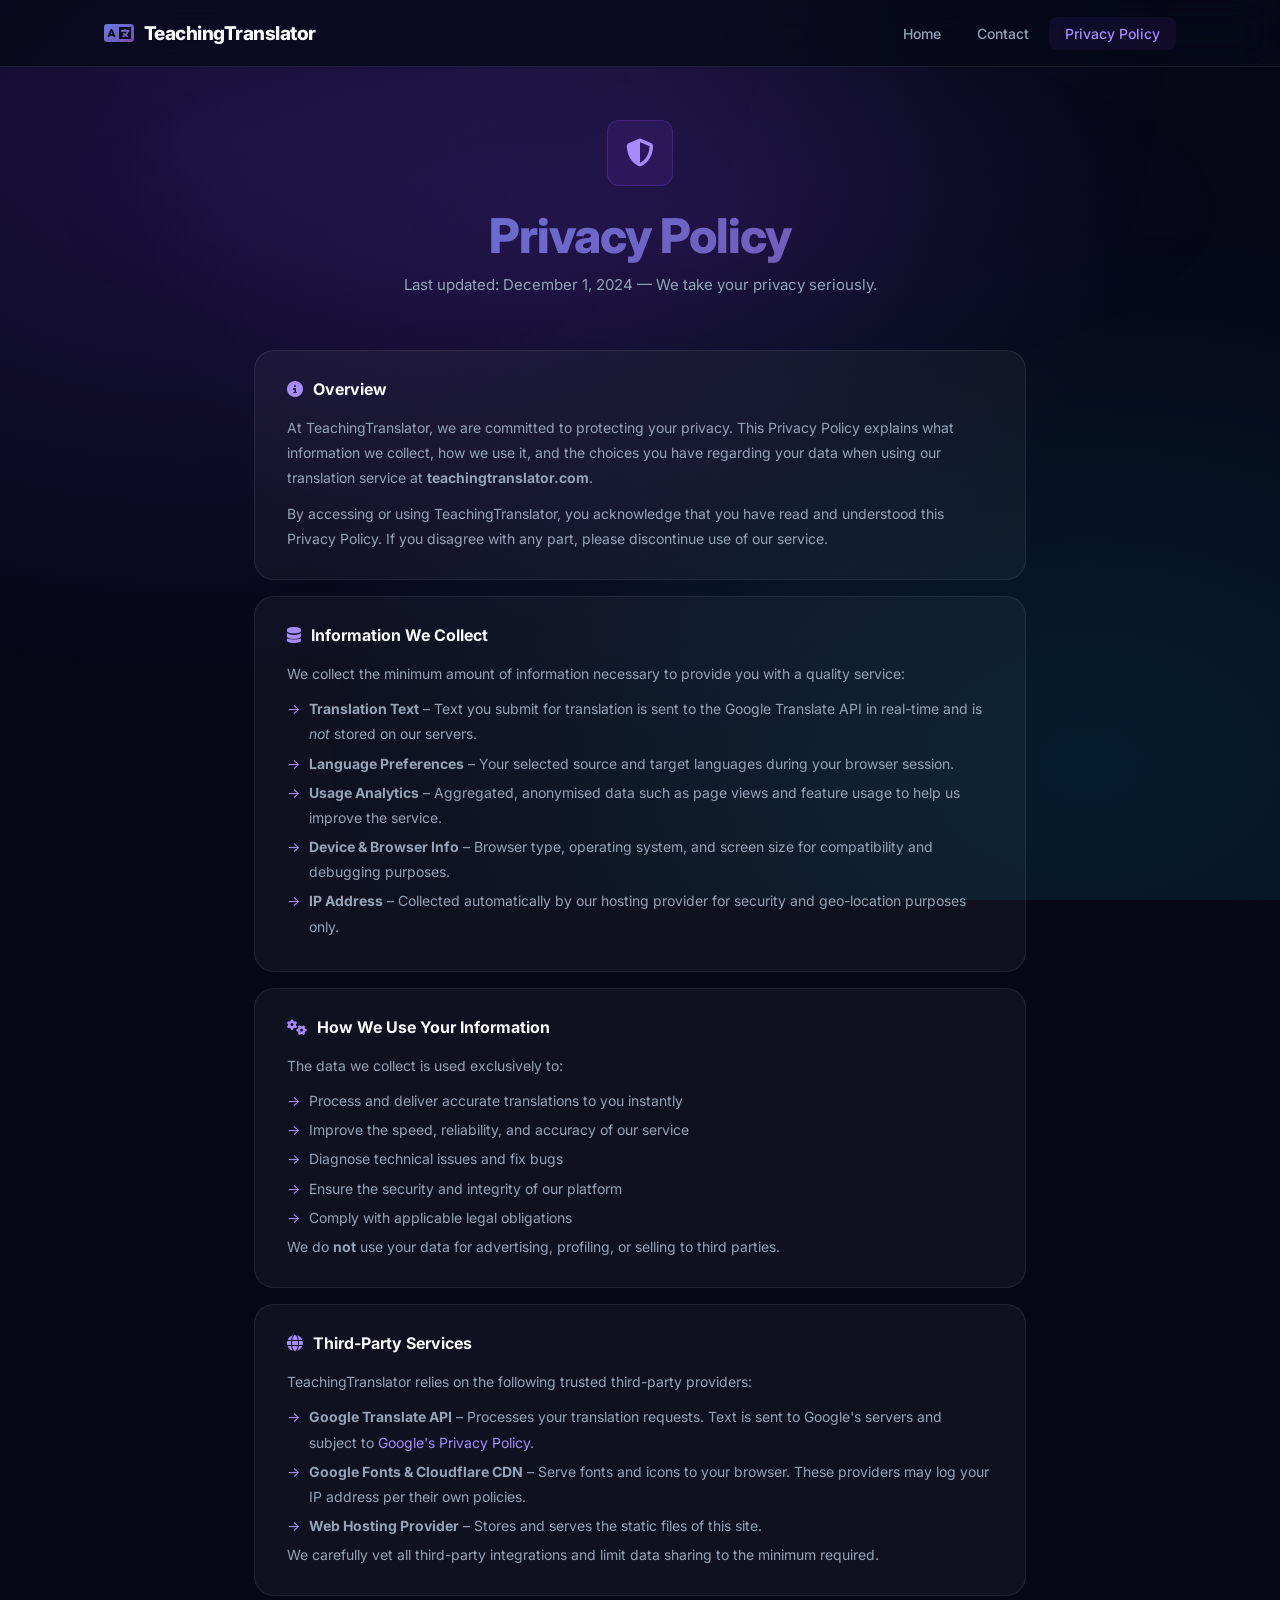
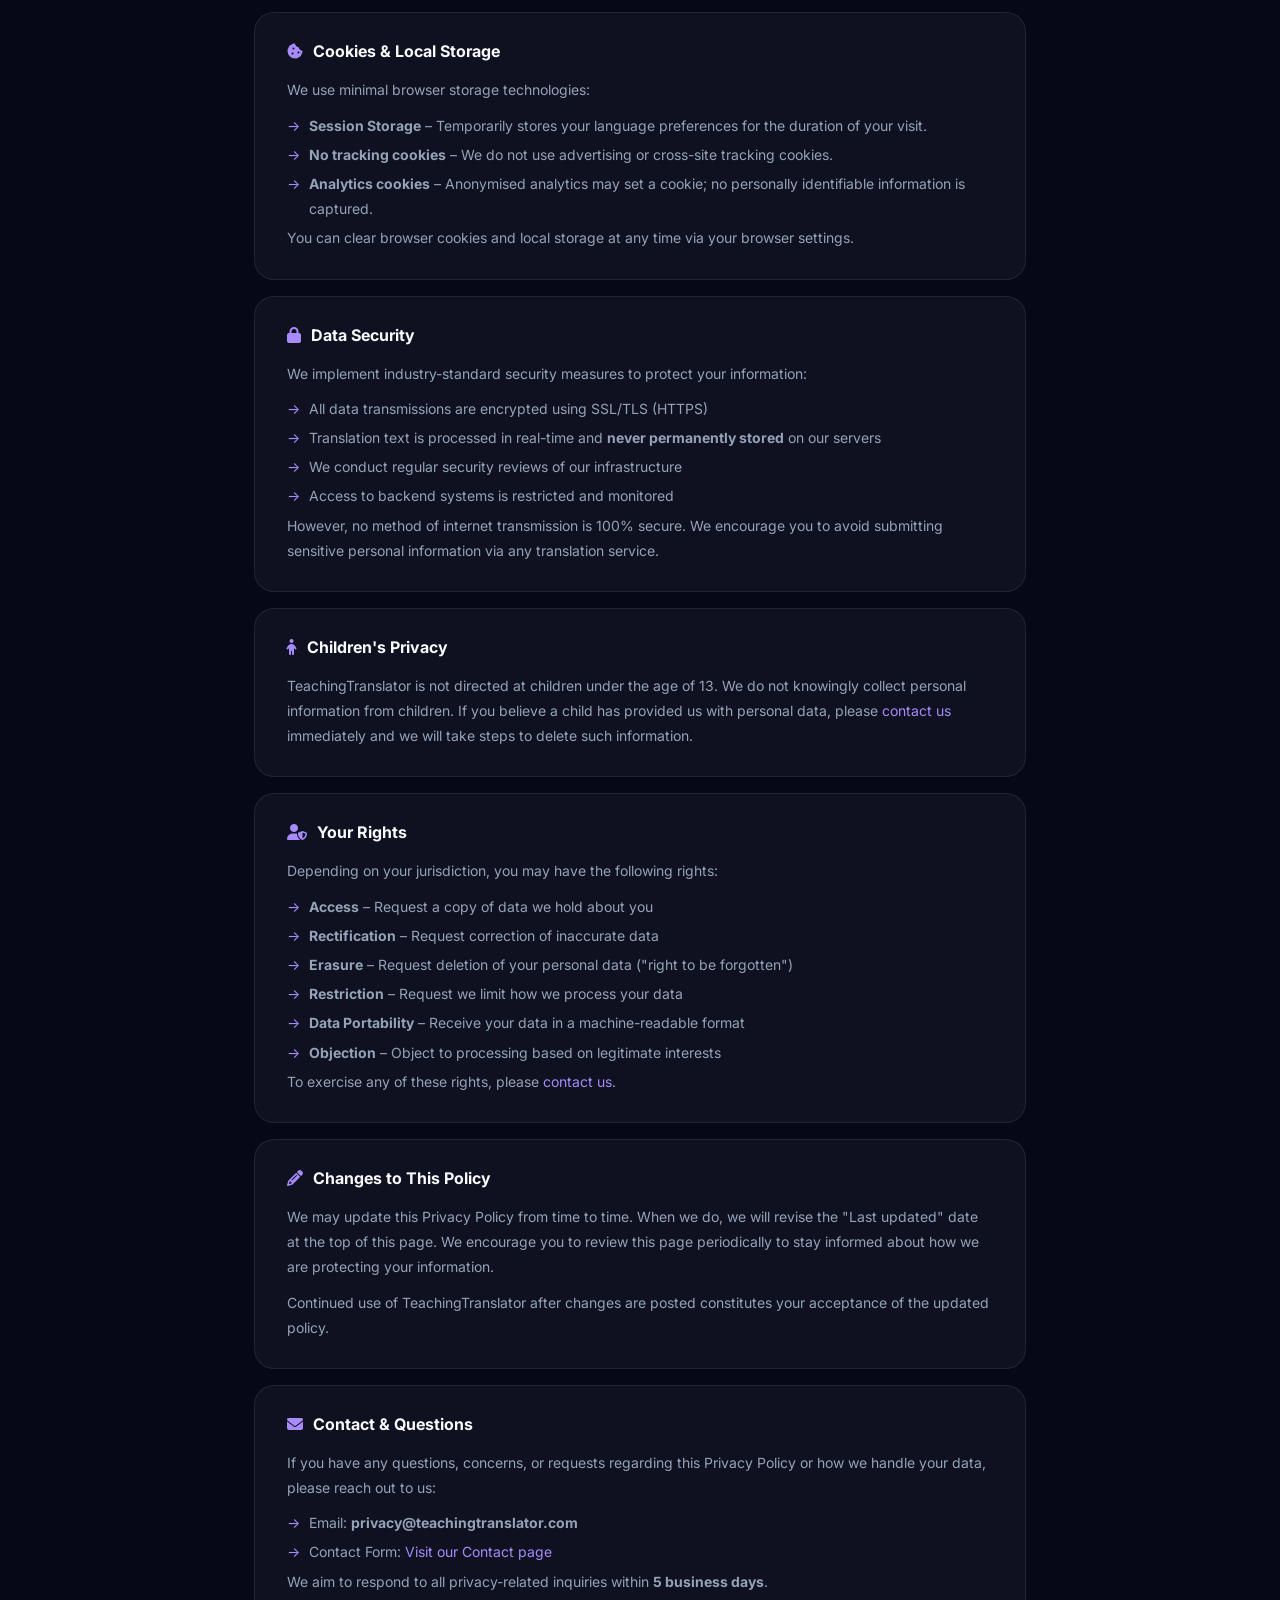
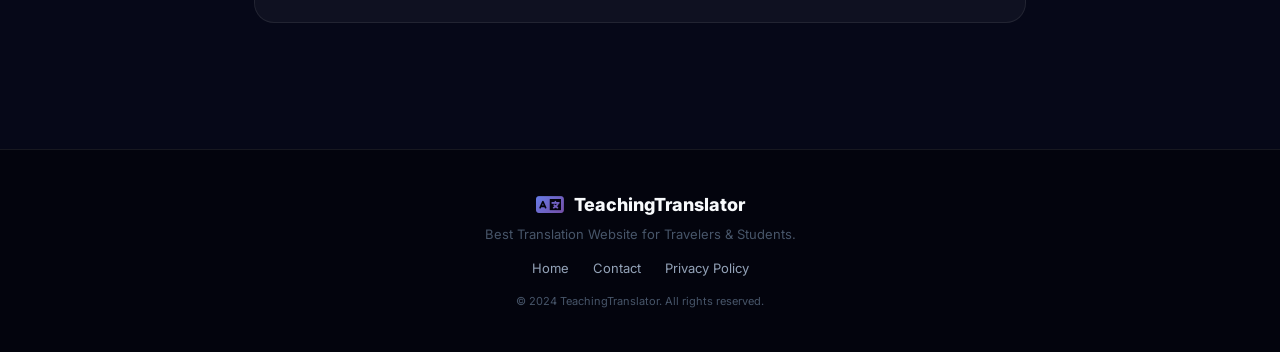
<file: privacy.html>
<!DOCTYPE html>
<html lang="en">
<head>
    <meta charset="UTF-8">
    <meta name="viewport" content="width=device-width, initial-scale=1.0">

    <!-- ═══ PRIMARY SEO ═══ -->
    <title>Privacy Policy – TeachingTranslator | Free Language Translation Website</title>
    <meta name="description" content="Read TeachingTranslator's Privacy Policy. We explain what data we collect, how we use it, your rights, and how we keep your AI language translator private.">
    <meta name="keywords" content="Language Translator, Free Language Translator, Online Translator, AI Language Translator, Text Translator, Document Translator, Website Translator, Voice Translator, TeachingTranslator privacy policy, data protection, data security">
    <meta name="author" content="TeachingTranslator">
    <meta name="robots" content="index, follow, max-snippet:-1">
    <meta name="theme-color" content="#7c3aed">
    <meta name="color-scheme" content="dark">
    <link rel="canonical" href="https://teachingtranslator.com/privacy.html">

    <!-- ═══ GEO & LANGUAGE ═══ -->
    <meta name="language" content="English">
    <meta name="rating" content="general">

    <!-- ═══ OPEN GRAPH ═══ -->
    <meta property="og:type" content="website">
    <meta property="og:url" content="https://teachingtranslator.com/privacy.html">
    <meta property="og:site_name" content="TeachingTranslator">
    <meta property="og:locale" content="en_US">
    <meta property="og:title" content="Privacy Policy – TeachingTranslator | Free Language Translation Website">
    <meta property="og:description" content="Learn how TeachingTranslator collects, uses, and protects your personal data. We are committed to transparency and your privacy.">
    <meta property="og:image" content="https://teachingtranslator.com/og-image.png">
    <meta property="og:image:alt" content="TeachingTranslator Privacy Policy">

    <!-- ═══ TWITTER CARD ═══ -->
    <meta name="twitter:card" content="summary">
    <meta name="twitter:site" content="@teachingtrans">
    <meta name="twitter:title" content="Privacy Policy – TeachingTranslator">
    <meta name="twitter:description" content="Learn how TeachingTranslator protects your privacy and handles your data responsibly.">
    <meta name="twitter:image" content="https://teachingtranslator.com/og-image.png">

    <!-- ═══ PERFORMANCE: PRECONNECT ═══ -->
    <link rel="preconnect" href="https://fonts.googleapis.com">
    <link rel="preconnect" href="https://fonts.gstatic.com" crossorigin>
    <link rel="preconnect" href="https://cdnjs.cloudflare.com">

    <!-- ═══ FONTS & ICONS ═══ -->
    <link href="https://fonts.googleapis.com/css2?family=Inter:wght@300;400;500;600;700;800&display=swap" rel="stylesheet">
    <link rel="stylesheet" href="https://cdnjs.cloudflare.com/ajax/libs/font-awesome/6.4.0/css/all.min.css">
    <link rel="stylesheet" href="style.css">

    <!-- ═══ JSON-LD STRUCTURED DATA ═══ -->
    <script type="application/ld+json">
    {
      "@context": "https://schema.org",
      "@graph": [
        {
          "@type": "Organization",
          "@id": "https://teachingtranslator.com/#organization",
          "name": "TeachingTranslator",
          "url": "https://teachingtranslator.com/"
        },
        {
          "@type": "WebPage",
          "@id": "https://teachingtranslator.com/privacy.html#webpage",
          "url": "https://teachingtranslator.com/privacy.html",
          "name": "Privacy Policy – TeachingTranslator | Free Language Translation Website",
          "isPartOf": { "@id": "https://teachingtranslator.com/#website" },
          "description": "TeachingTranslator's full Privacy Policy detailing data collection, usage, security, and user rights.",
          "about": { "@id": "https://teachingtranslator.com/#organization" },
          "inLanguage": "en",
          "datePublished": "2024-01-01",
          "dateModified": "2024-12-01",
          "breadcrumb": {
            "@type": "BreadcrumbList",
            "itemListElement": [
              { "@type": "ListItem", "position": 1, "name": "Home", "item": "https://teachingtranslator.com/" },
              { "@type": "ListItem", "position": 2, "name": "Privacy Policy", "item": "https://teachingtranslator.com/privacy.html" }
            ]
          }
        },
        {
          "@type": "WebSite",
          "@id": "https://teachingtranslator.com/#website",
          "url": "https://teachingtranslator.com/",
          "name": "TeachingTranslator",
          "publisher": { "@id": "https://teachingtranslator.com/#organization" }
        }
      ]
    }
    </script>
</head>
<body>

    <!-- NAVBAR -->
    <nav class="navbar" id="navbar">
        <div class="nav-container">
            <a href="index.html" class="nav-logo">
                <i class="fas fa-language"></i>
                <span>TeachingTranslator</span>
            </a>
            <ul class="nav-links" id="navLinks">
                <li><a href="index.html">Home</a></li>
                <li><a href="contact.html">Contact</a></li>
                <li><a href="privacy.html" class="active">Privacy Policy</a></li>
            </ul>
            <button class="nav-toggle" id="navToggle" aria-label="Toggle navigation">
                <i class="fas fa-bars"></i>
            </button>
        </div>
    </nav>

    <!-- PAGE HEADER -->
    <div class="page-header">
        <div class="page-icon"><i class="fas fa-shield-alt"></i></div>
        <h1 class="gradient-text">Privacy Policy</h1>
        <p>Last updated: December 1, 2024 &mdash; We take your privacy seriously.</p>
    </div>

    <!-- CONTENT -->
    <div class="content-section">

        <div class="content-card">
            <h2><i class="fas fa-info-circle"></i> Overview</h2>
            <p>At TeachingTranslator, we are committed to protecting your privacy. This Privacy Policy explains what information we collect, how we use it, and the choices you have regarding your data when using our translation service at <strong>teachingtranslator.com</strong>.</p>
            <p>By accessing or using TeachingTranslator, you acknowledge that you have read and understood this Privacy Policy. If you disagree with any part, please discontinue use of our service.</p>
        </div>

        <div class="content-card">
            <h2><i class="fas fa-database"></i> Information We Collect</h2>
            <p>We collect the minimum amount of information necessary to provide you with a quality service:</p>
            <ul>
                <li><strong>Translation Text</strong> – Text you submit for translation is sent to the Google Translate API in real-time and is <em>not</em> stored on our servers.</li>
                <li><strong>Language Preferences</strong> – Your selected source and target languages during your browser session.</li>
                <li><strong>Usage Analytics</strong> – Aggregated, anonymised data such as page views and feature usage to help us improve the service.</li>
                <li><strong>Device &amp; Browser Info</strong> – Browser type, operating system, and screen size for compatibility and debugging purposes.</li>
                <li><strong>IP Address</strong> – Collected automatically by our hosting provider for security and geo-location purposes only.</li>
            </ul>
        </div>

        <div class="content-card">
            <h2><i class="fas fa-cogs"></i> How We Use Your Information</h2>
            <p>The data we collect is used exclusively to:</p>
            <ul>
                <li>Process and deliver accurate translations to you instantly</li>
                <li>Improve the speed, reliability, and accuracy of our service</li>
                <li>Diagnose technical issues and fix bugs</li>
                <li>Ensure the security and integrity of our platform</li>
                <li>Comply with applicable legal obligations</li>
            </ul>
            <p>We do <strong>not</strong> use your data for advertising, profiling, or selling to third parties.</p>
        </div>

        <div class="content-card">
            <h2><i class="fas fa-globe"></i> Third-Party Services</h2>
            <p>TeachingTranslator relies on the following trusted third-party providers:</p>
            <ul>
                <li><strong>Google Translate API</strong> – Processes your translation requests. Text is sent to Google's servers and subject to <a href="https://policies.google.com/privacy" target="_blank" rel="noopener">Google's Privacy Policy</a>.</li>
                <li><strong>Google Fonts &amp; Cloudflare CDN</strong> – Serve fonts and icons to your browser. These providers may log your IP address per their own policies.</li>
                <li><strong>Web Hosting Provider</strong> – Stores and serves the static files of this site.</li>
            </ul>
            <p>We carefully vet all third-party integrations and limit data sharing to the minimum required.</p>
        </div>

        <div class="content-card">
            <h2><i class="fas fa-cookie-bite"></i> Cookies &amp; Local Storage</h2>
            <p>We use minimal browser storage technologies:</p>
            <ul>
                <li><strong>Session Storage</strong> – Temporarily stores your language preferences for the duration of your visit.</li>
                <li><strong>No tracking cookies</strong> – We do not use advertising or cross-site tracking cookies.</li>
                <li><strong>Analytics cookies</strong> – Anonymised analytics may set a cookie; no personally identifiable information is captured.</li>
            </ul>
            <p>You can clear browser cookies and local storage at any time via your browser settings.</p>
        </div>

        <div class="content-card">
            <h2><i class="fas fa-lock"></i> Data Security</h2>
            <p>We implement industry-standard security measures to protect your information:</p>
            <ul>
                <li>All data transmissions are encrypted using SSL/TLS (HTTPS)</li>
                <li>Translation text is processed in real-time and <strong>never permanently stored</strong> on our servers</li>
                <li>We conduct regular security reviews of our infrastructure</li>
                <li>Access to backend systems is restricted and monitored</li>
            </ul>
            <p>However, no method of internet transmission is 100% secure. We encourage you to avoid submitting sensitive personal information via any translation service.</p>
        </div>

        <div class="content-card">
            <h2><i class="fas fa-child"></i> Children's Privacy</h2>
            <p>TeachingTranslator is not directed at children under the age of 13. We do not knowingly collect personal information from children. If you believe a child has provided us with personal data, please <a href="contact.html">contact us</a> immediately and we will take steps to delete such information.</p>
        </div>

        <div class="content-card">
            <h2><i class="fas fa-user-shield"></i> Your Rights</h2>
            <p>Depending on your jurisdiction, you may have the following rights:</p>
            <ul>
                <li><strong>Access</strong> – Request a copy of data we hold about you</li>
                <li><strong>Rectification</strong> – Request correction of inaccurate data</li>
                <li><strong>Erasure</strong> – Request deletion of your personal data ("right to be forgotten")</li>
                <li><strong>Restriction</strong> – Request we limit how we process your data</li>
                <li><strong>Data Portability</strong> – Receive your data in a machine-readable format</li>
                <li><strong>Objection</strong> – Object to processing based on legitimate interests</li>
            </ul>
            <p>To exercise any of these rights, please <a href="contact.html">contact us</a>.</p>
        </div>

        <div class="content-card">
            <h2><i class="fas fa-pencil-alt"></i> Changes to This Policy</h2>
            <p>We may update this Privacy Policy from time to time. When we do, we will revise the "Last updated" date at the top of this page. We encourage you to review this page periodically to stay informed about how we are protecting your information.</p>
            <p>Continued use of TeachingTranslator after changes are posted constitutes your acceptance of the updated policy.</p>
        </div>

        <div class="content-card">
            <h2><i class="fas fa-envelope"></i> Contact &amp; Questions</h2>
            <p>If you have any questions, concerns, or requests regarding this Privacy Policy or how we handle your data, please reach out to us:</p>
            <ul>
                <li>Email: <strong>privacy@teachingtranslator.com</strong></li>
                <li>Contact Form: <a href="contact.html">Visit our Contact page</a></li>
            </ul>
            <p>We aim to respond to all privacy-related inquiries within <strong>5 business days</strong>.</p>
        </div>

    </div>

    <!-- FOOTER -->
    <footer class="footer">
        <div class="footer-container">
            <div class="footer-brand">
                <i class="fas fa-language"></i>
                <span>TeachingTranslator</span>
            </div>
            <p class="footer-desc">Best Translation Website for Travelers &amp; Students.</p>
            <div class="footer-links">
                <a href="index.html">Home</a>
                <a href="contact.html">Contact</a>
                <a href="privacy.html">Privacy Policy</a>
            </div>
            <p class="footer-copy">&copy; 2024 TeachingTranslator. All rights reserved.</p>
        </div>
    </footer>

    <script>
        document.getElementById('navToggle').addEventListener('click', () => {
            document.getElementById('navLinks').classList.toggle('open');
        });
        window.addEventListener('scroll', () => {
            document.getElementById('navbar').classList.toggle('scrolled', window.scrollY > 20);
        });
    </script>
</body>
</html>
</file>
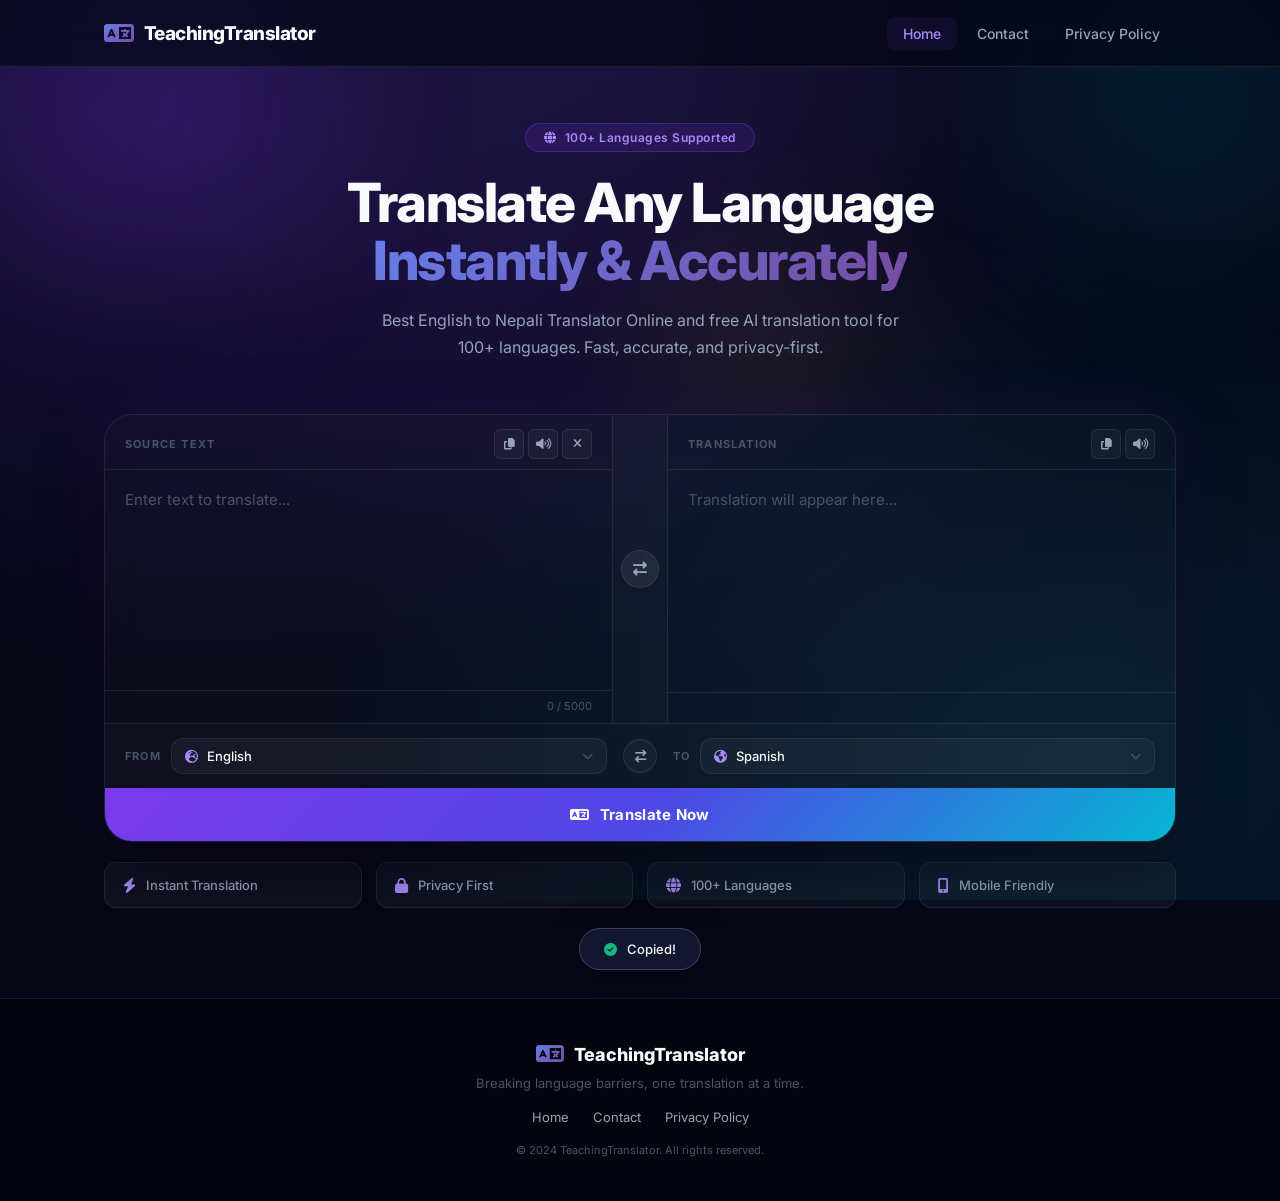
<file: voice-translator.html>
<!DOCTYPE html>
<html lang="en">
<head>
    <meta charset="UTF-8">
    <meta name="viewport" content="width=device-width, initial-scale=1.0">

    <!-- ═══ PRIMARY SEO ═══ -->
    <title>Voice Translator | Best Free AI Audio Translation Tool</title>
    <meta name="description" content="Translate your voice in real-time with our free voice translator. Instant audio translation for 100+ languages, perfect for travel and language learning.">
    <meta name="keywords" content="Language Translator, Free Language Translator, Online Translator, AI Language Translator, Text Translator, Document Translator, Website Translator, Voice Translator, Image Translator, PDF Translator, English Translation, English to Nepali Translator, Nepali to English Translator, English to Hindi Translator, Hindi to English Translator, English to Spanish Translator, Spanish to English Translator, English to French Translator, French to English Translator, English to German Translator, English to Japanese Translator, English to Korean, Korean to English, English to Chinese, Chinese to English, English to Arabic, Arabic to English, English to Russian, Russian to English, English to Portuguese, Portuguese to English, Best Online Translator, Free AI Translation Tool, Translate Any Language, Instant Language Translation, Accurate Translation Tool, Multilingual Translator, Language Learning Tools, Grammar and Translation, Translation Dictionary, AI Translation Website, Best English to Nepali Translator Online, Free Language Translation Website, Translate Documents Online Free, Translate PDF to English, AI Translator for Students, Fast Online Translation Tool, Translate Text in 100+ Languages, Free Website Translation Tool, Best Translation Website for Travelers, TeachingTranslator.com Online Language Translator">
    <meta name="author" content="TeachingTranslator">
    <meta name="robots" content="index, follow, max-image-preview:large, max-snippet:-1, max-video-preview:-1">
    <meta name="theme-color" content="#7c3aed">
    <meta name="color-scheme" content="dark">
    <link rel="canonical" href="https://teachingtranslator.com/voice-translator.html">

    <!-- ═══ GEO & LANGUAGE ═══ -->
    <meta name="language" content="English">
    <meta name="revisit-after" content="7 days">
    <meta name="rating" content="general">

    <!-- ═══ OPEN GRAPH (Facebook / LinkedIn) ═══ -->
    <meta property="og:type" content="website">
    <meta property="og:url" content="https://teachingtranslator.com/voice-translator.html">
    <meta property="og:site_name" content="TeachingTranslator">
    <meta property="og:locale" content="en_US">
    <meta property="og:title" content="Voice Translator | Free AI Audio Translation Tool">
    <meta property="og:description" content="Translate your voice in real-time with our free voice translator. Instant audio translation for 100+ languages.">
    <meta property="og:image" content="https://teachingtranslator.com/og-image.png">
    <meta property="og:image:width" content="1200">
    <meta property="og:image:height" content="630">
    <meta property="og:image:alt" content="Voice Translator">

    <!-- ═══ TWITTER CARD ═══ -->
    <meta name="twitter:card" content="summary_large_image">
    <meta name="twitter:site" content="@teachingtrans">
    <meta name="twitter:creator" content="@teachingtrans">
    <meta name="twitter:title" content="Voice Translator | Translate Instantly">
    <meta name="twitter:description" content="Translate your voice in real-time with our free voice translator.">
    <meta name="twitter:image" content="https://teachingtranslator.com/og-image.png">
    <meta name="twitter:image:alt" content="TeachingTranslator translation interface">

    <!-- ═══ PERFORMANCE: PRECONNECT ═══ -->
    <link rel="preconnect" href="https://fonts.googleapis.com">
    <link rel="preconnect" href="https://fonts.gstatic.com" crossorigin>
    <link rel="preconnect" href="https://cdnjs.cloudflare.com">
    <link rel="preconnect" href="https://translate.googleapis.com">
    <link rel="dns-prefetch" href="https://translate.googleapis.com">

    <!-- ═══ FONTS & ICONS ═══ -->
    <link href="https://fonts.googleapis.com/css2?family=Inter:wght@300;400;500;600;700;800&display=swap" rel="stylesheet">
    <link rel="stylesheet" href="https://cdnjs.cloudflare.com/ajax/libs/font-awesome/6.4.0/css/all.min.css">
    <link rel="stylesheet" href="style.css">

    <!-- ═══ JSON-LD STRUCTURED DATA ═══ -->
    <script type="application/ld+json">
    {
      "@context": "https://schema.org",
      "@graph": [
        {
          "@type": "WebSite",
          "@id": "https://teachingtranslator.com/#website",
          "url": "https://teachingtranslator.com/",
          "name": "TeachingTranslator",
          "description": "Best English to Nepali Translator Online and free AI translation tool for 100+ languages.",
          "publisher": { "@id": "https://teachingtranslator.com/#organization" },
          "potentialAction": {
            "@type": "SearchAction",
            "target": { "@type": "EntryPoint", "urlTemplate": "https://teachingtranslator.com/?q={search_term_string}" },
            "query-input": "required name=search_term_string"
          }
        },
        {
          "@type": "Organization",
          "@id": "https://teachingtranslator.com/#organization",
          "name": "TeachingTranslator",
          "url": "https://teachingtranslator.com/",
          "logo": {
            "@type": "ImageObject",
            "url": "https://teachingtranslator.com/og-image.png",
            "width": 512, "height": 512
          },
          "contactPoint": {
            "@type": "ContactPoint",
            "contactType": "customer support",
            "email": "support@teachingtranslator.com",
            "availableLanguage": "English"
          }
        },
        {
          "@type": "WebApplication",
          "@id": "https://teachingtranslator.com/#app",
          "name": "TeachingTranslator – Best Online Translator",
          "url": "https://teachingtranslator.com/",
          "description": "Translate Any Language with our Free AI Translation Tool. Accurate Translation Tool offering Text Translator, Voice Translator, and Translation Dictionary capabilities.",
          "applicationCategory": "UtilityApplication",
          "applicationSubCategory": "Translation",
          "operatingSystem": "Windows, macOS, Linux, Android, iOS",
          "browserRequirements": "Requires JavaScript. Works in all modern browsers.",
          "inLanguage": "en",
          "isAccessibleForFree": true,
          "offers": {
            "@type": "Offer",
            "price": "0",
            "priceCurrency": "USD"
          },
          "featureList": [
            "Translate between 100+ languages",
            "Best English to Nepali Translator",
            "AI Translator for Students",
            "Text-to-speech for source and translated text",
            "Copy to clipboard",
            "Language swap",
            "Searchable language dropdown"
          ],
          "screenshot": "https://teachingtranslator.com/og-image.png",
          "author": { "@id": "https://teachingtranslator.com/#organization" }
        },
        {
          "@type": "WebPage",
          "@id": "https://teachingtranslator.com/#webpage",
          "url": "https://teachingtranslator.com/",
          "name": "TeachingTranslator – Best Free Online AI Language Translator | 100+ Languages",
          "isPartOf": { "@id": "https://teachingtranslator.com/#website" },
          "about": { "@id": "https://teachingtranslator.com/#app" },
          "description": "Best English to Nepali Translator Online and free AI translation tool for 100+ languages. Translate documents online free.",
          "breadcrumb": {
            "@type": "BreadcrumbList",
            "itemListElement": [{ "@type": "ListItem", "position": 1, "name": "Home", "item": "https://teachingtranslator.com/" }]
          },
          "primaryImageOfPage": { "@type": "ImageObject", "url": "https://teachingtranslator.com/og-image.png" },
          "datePublished": "2024-01-01",
          "dateModified": "2024-12-01"
        }
      ]
    }
    </script>
</head>
<body>

    <!-- ===== NAVBAR ===== -->
    <nav class="navbar" id="navbar">
        <div class="nav-container">
            <a href="index.html" class="nav-logo">
                <i class="fas fa-language"></i>
                <span>TeachingTranslator</span>
            </a>
            <ul class="nav-links" id="navLinks">
                <li><a href="index.html" class="active">Home</a></li>
                <li><a href="contact.html">Contact</a></li>
                <li><a href="privacy.html">Privacy Policy</a></li>
            </ul>
            <button class="nav-toggle" id="navToggle" aria-label="Toggle navigation">
                <i class="fas fa-bars"></i>
            </button>
        </div>
    </nav>

    <!-- ===== HERO ===== -->
    <section class="hero">
        <div class="hero-bg">
            <div class="orb orb-1"></div>
            <div class="orb orb-2"></div>
            <div class="orb orb-3"></div>
        </div>
        <div class="hero-content">
            <div class="hero-badge">
                <i class="fas fa-globe"></i>
                <span>100+ Languages Supported</span>
            </div>
            <h1 class="hero-title">
                Translate Any Language<br>
                <span class="gradient-text">Instantly &amp; Accurately</span>
            </h1>
            <p class="hero-subtitle">Best English to Nepali Translator Online and free AI translation tool for 100+ languages. Fast, accurate, and privacy-first.</p>
        </div>
    </section>

    <!-- ===== TRANSLATOR ===== -->
    <section class="translator-section">
        <div class="translator-card">

            <!-- Text Areas -->
            <div class="text-area-container">
                <!-- Source Panel -->
                <div class="text-panel">
                    <div class="panel-header">
                        <span class="panel-label">Source Text</span>
                        <div class="panel-actions">
                            <button class="action-btn" id="fromCopyBtn" title="Copy source text"><i class="fas fa-copy"></i></button>
                            <button class="action-btn" id="fromSpeakBtn" title="Speak source text"><i class="fas fa-volume-up"></i></button>
                            <button class="action-btn" id="clearBtn" title="Clear all"><i class="fas fa-times"></i></button>
                        </div>
                    </div>
                    <textarea id="fromText" maxlength="5000" placeholder="Enter text to translate..."></textarea>
                    <div class="char-count"><span id="charCount">0</span> / 5000</div>
                </div>

                <!-- Divider + Exchange -->
                <div class="divider">
                    <button class="exchange-btn" id="exchangeBtn" title="Swap text and languages">
                        <i class="fas fa-exchange-alt"></i>
                    </button>
                </div>

                <!-- Translation Panel -->
                <div class="text-panel">
                    <div class="panel-header">
                        <span class="panel-label">Translation</span>
                        <div class="panel-actions">
                            <button class="action-btn" id="toCopyBtn" title="Copy translation"><i class="fas fa-copy"></i></button>
                            <button class="action-btn" id="toSpeakBtn" title="Speak translation"><i class="fas fa-volume-up"></i></button>
                        </div>
                    </div>
                    <textarea id="toText" readonly placeholder="Translation will appear here..."></textarea>
                    <div class="translate-status" id="translateStatus"></div>
                </div>
            </div>

            <!-- Language Bar -->
            <div class="language-bar">
                <!-- From Language -->
                <div class="lang-selector-wrapper">
                    <label class="lang-label">From</label>
                    <div class="searchable-select" id="fromSelectWrapper">
                        <button class="select-trigger" id="fromTrigger" type="button">
                            <i class="fas fa-globe-europe"></i>
                            <span class="selected-lang-text" id="fromSelectedText">English</span>
                            <i class="fas fa-chevron-down arrow-icon"></i>
                        </button>
                        <div class="select-dropdown" id="fromDropdown">
                            <div class="search-wrap">
                                <i class="fas fa-search"></i>
                                <input class="lang-search" id="fromSearch" type="text" placeholder="Search language..." autocomplete="off">
                            </div>
                            <ul class="lang-options" id="fromOptions"></ul>
                        </div>
                    </div>
                </div>

                <!-- Swap -->
                <button class="swap-langs-btn" id="swapLangsBtn" title="Swap languages">
                    <i class="fas fa-arrow-right-arrow-left"></i>
                </button>

                <!-- To Language -->
                <div class="lang-selector-wrapper">
                    <label class="lang-label">To</label>
                    <div class="searchable-select" id="toSelectWrapper">
                        <button class="select-trigger" id="toTrigger" type="button">
                            <i class="fas fa-globe-americas"></i>
                            <span class="selected-lang-text" id="toSelectedText">Spanish</span>
                            <i class="fas fa-chevron-down arrow-icon"></i>
                        </button>
                        <div class="select-dropdown" id="toDropdown">
                            <div class="search-wrap">
                                <i class="fas fa-search"></i>
                                <input class="lang-search" id="toSearch" type="text" placeholder="Search language..." autocomplete="off">
                            </div>
                            <ul class="lang-options" id="toOptions"></ul>
                        </div>
                    </div>
                </div>
            </div>

            <!-- Translate Button -->
            <button class="translate-btn" id="translateBtn">
                <i class="fas fa-language" id="translateIcon"></i>
                <span id="translateBtnText">Translate Now</span>
                <div class="btn-shine"></div>
            </button>
        </div>

        <!-- Feature Badges -->
        <div class="features-row">
            <div class="feature-item"><i class="fas fa-bolt"></i><span>Instant Translation</span></div>
            <div class="feature-item"><i class="fas fa-lock"></i><span>Privacy First</span></div>
            <div class="feature-item"><i class="fas fa-globe"></i><span>100+ Languages</span></div>
            <div class="feature-item"><i class="fas fa-mobile-alt"></i><span>Mobile Friendly</span></div>
        </div>
    </section>

    <!-- ===== FOOTER ===== -->
    <footer class="footer">
        <div class="footer-container">
            <div class="footer-brand">
                <i class="fas fa-language"></i>
                <span>TeachingTranslator</span>
            </div>
            <p class="footer-desc">Breaking language barriers, one translation at a time.</p>
            <div class="footer-links">
                <a href="index.html">Home</a>
                <a href="contact.html">Contact</a>
                <a href="privacy.html">Privacy Policy</a>
            </div>
            <p class="footer-copy">&copy; 2024 TeachingTranslator. All rights reserved.</p>
        </div>
    </footer>

    <!-- Toast -->
    <div class="toast" id="toast">
        <i class="fas fa-check-circle"></i>
        <span id="toastMsg">Copied!</span>
    </div>

    <script src="countries.js"></script>
    <script src="script.js"></script>
</body>
</html>
</file>
<file: style.css>
/* ============================================
   ROOT VARIABLES
============================================ */
:root {
  --bg: #060818;
  --bg-2: #0d1030;
  --glass: rgba(255, 255, 255, 0.04);
  --glass-hover: rgba(255, 255, 255, 0.07);
  --glass-border: rgba(255, 255, 255, 0.08);
  --glass-border-hover: rgba(255, 255, 255, 0.18);
  --primary: #7c3aed;
  --primary-light: #a78bfa;
  --secondary: #06b6d4;
  --accent: #f59e0b;
  --gradient-1: linear-gradient(135deg, #667eea 0%, #764ba2 100%);
  --gradient-btn: linear-gradient(135deg, #7c3aed 0%, #4f46e5 50%, #06b6d4 100%);
  --text-1: #f8fafc;
  --text-2: #94a3b8;
  --text-3: #475569;
  --radius-sm: 8px;
  --radius-md: 12px;
  --radius-lg: 20px;
  --radius-xl: 28px;
  --shadow-md: 0 8px 32px rgba(0, 0, 0, 0.5);
  --shadow-lg: 0 20px 60px rgba(0, 0, 0, 0.6);
  --shadow-glow: 0 0 60px rgba(124, 58, 237, 0.15);
  --transition: all 0.3s cubic-bezier(0.4, 0, 0.2, 1);
  --font: 'Inter', sans-serif;
}

/* ============================================
   RESET & BASE
============================================ */
*, *::before, *::after {
  margin: 0; padding: 0; box-sizing: border-box;
}
html { scroll-behavior: smooth; }
body {
  font-family: var(--font);
  background: var(--bg);
  color: var(--text-1);
  min-height: 100vh;
  overflow-x: hidden;
}
::selection { background: var(--primary); color: #fff; }

/* Ambient background */
body::before {
  content: '';
  position: fixed; inset: 0;
  background:
    radial-gradient(ellipse at 15% 15%, rgba(124,58,237,0.18) 0%, transparent 50%),
    radial-gradient(ellipse at 85% 85%, rgba(6,182,212,0.12) 0%, transparent 50%),
    radial-gradient(ellipse at 50% -10%, rgba(139,92,246,0.12) 0%, transparent 60%);
  pointer-events: none; z-index: 0;
}

/* ============================================
   NAVBAR
============================================ */
.navbar {
  position: fixed; top: 0; left: 0; right: 0; z-index: 1000;
  background: rgba(6, 8, 24, 0.75);
  backdrop-filter: blur(24px);
  -webkit-backdrop-filter: blur(24px);
  border-bottom: 1px solid var(--glass-border);
  transition: var(--transition);
}
.navbar.scrolled {
  background: rgba(6, 8, 24, 0.97);
  box-shadow: 0 4px 24px rgba(0,0,0,0.5);
}
.nav-container {
  max-width: 1120px; margin: 0 auto;
  padding: 0 24px; height: 66px;
  display: flex; align-items: center; justify-content: space-between;
}
.nav-logo {
  display: flex; align-items: center; gap: 10px;
  text-decoration: none; color: var(--text-1);
  font-size: 19px; font-weight: 800; letter-spacing: -0.5px;
}
.nav-logo i {
  font-size: 24px;
  background: var(--gradient-1);
  -webkit-background-clip: text;
  -webkit-text-fill-color: transparent;
}
.nav-links {
  display: flex; list-style: none; gap: 4px;
}
.nav-links a {
  text-decoration: none; color: var(--text-2);
  font-size: 14px; font-weight: 500;
  padding: 8px 16px; border-radius: var(--radius-sm);
  transition: var(--transition);
}
.nav-links a:hover { color: var(--text-1); background: var(--glass-hover); }
.nav-links a.active { color: var(--primary-light); background: rgba(124,58,237,0.08); }
.nav-toggle {
  display: none; background: none; border: none;
  color: var(--text-1); font-size: 20px; cursor: pointer;
  padding: 8px; border-radius: var(--radius-sm);
}

/* ============================================
   HERO
============================================ */
.hero {
  position: relative;
  min-height: 46vh;
  display: flex; align-items: center; justify-content: center;
  text-align: center; padding: 110px 24px 40px;
  overflow: hidden;
}
.hero-bg { position: absolute; inset: 0; z-index: 0; }
.orb {
  position: absolute; border-radius: 50%;
  filter: blur(90px); opacity: 0.45;
  animation: floatOrb 9s ease-in-out infinite;
}
.orb-1 {
  width: 420px; height: 420px;
  background: radial-gradient(circle, rgba(124,58,237,0.65), transparent);
  top: -120px; left: -80px; animation-delay: 0s;
}
.orb-2 {
  width: 320px; height: 320px;
  background: radial-gradient(circle, rgba(6,182,212,0.5), transparent);
  top: -60px; right: -60px; animation-delay: 2.5s;
}
.orb-3 {
  width: 260px; height: 260px;
  background: radial-gradient(circle, rgba(245,158,11,0.3), transparent);
  bottom: -80px; left: 50%; animation-delay: 5s;
}
@keyframes floatOrb {
  0%, 100% { transform: translateY(0) scale(1); }
  50% { transform: translateY(-28px) scale(1.06); }
}
.hero-content { position: relative; z-index: 1; max-width: 720px; }
.hero-badge {
  display: inline-flex; align-items: center; gap: 8px;
  background: rgba(124,58,237,0.15);
  border: 1px solid rgba(124,58,237,0.35);
  color: var(--primary-light); font-size: 12px; font-weight: 600;
  padding: 6px 18px; border-radius: 100px;
  margin-bottom: 22px; letter-spacing: 0.5px;
  animation: fadeInDown 0.6s ease;
}
.hero-title {
  font-size: clamp(28px, 5.5vw, 54px); font-weight: 800;
  line-height: 1.08; letter-spacing: -1.5px;
  margin-bottom: 16px; animation: fadeInUp 0.6s ease 0.1s both;
}
.gradient-text {
  background: var(--gradient-1);
  -webkit-background-clip: text; -webkit-text-fill-color: transparent;
  background-clip: text;
}
.hero-subtitle {
  font-size: 16px; color: var(--text-2); line-height: 1.7;
  max-width: 520px; margin: 0 auto;
  animation: fadeInUp 0.6s ease 0.2s both;
}
@keyframes fadeInDown {
  from { opacity: 0; transform: translateY(-16px); }
  to   { opacity: 1; transform: translateY(0); }
}
@keyframes fadeInUp {
  from { opacity: 0; transform: translateY(20px); }
  to   { opacity: 1; transform: translateY(0); }
}

/* ============================================
   TRANSLATOR SECTION
============================================ */
.translator-section {
  position: relative; z-index: 1;
  max-width: 1120px; margin: 0 auto;
  padding: 0 24px 70px;
}

/* Card */
.translator-card {
  background: rgba(255,255,255,0.025);
  border: 1px solid var(--glass-border);
  border-radius: var(--radius-xl);
  backdrop-filter: blur(20px);
  overflow: hidden;
  box-shadow: var(--shadow-lg), var(--shadow-glow);
  animation: fadeInUp 0.6s ease 0.3s both;
}

/* Text Areas */
.text-area-container {
  display: grid;
  grid-template-columns: 1fr 56px 1fr;
}

.text-panel { display: flex; flex-direction: column; }

.panel-header {
  display: flex; align-items: center; justify-content: space-between;
  padding: 14px 20px 10px;
  border-bottom: 1px solid var(--glass-border);
}
.panel-label {
  font-size: 11px; font-weight: 700;
  text-transform: uppercase; letter-spacing: 1.2px;
  color: var(--text-3);
}
.panel-actions { display: flex; gap: 4px; }
.action-btn {
  background: var(--glass); border: 1px solid var(--glass-border);
  color: var(--text-2); width: 30px; height: 30px;
  border-radius: 6px; cursor: pointer;
  display: flex; align-items: center; justify-content: center;
  font-size: 12px; transition: var(--transition);
}
.action-btn:hover {
  background: rgba(124,58,237,0.15); color: var(--primary-light);
  border-color: rgba(124,58,237,0.3); transform: translateY(-1px);
}
.text-panel textarea {
  flex: 1; background: transparent; border: none; outline: none;
  resize: none; color: var(--text-1); font-size: 15px;
  font-family: var(--font); line-height: 1.65; padding: 18px 20px;
  min-height: 220px;
}
.text-panel textarea::placeholder { color: var(--text-3); }
.text-panel textarea:read-only { cursor: default; }

.char-count {
  padding: 8px 20px 10px; font-size: 11px; color: var(--text-3);
  text-align: right; border-top: 1px solid var(--glass-border);
}
.translate-status {
  padding: 8px 20px 10px; font-size: 12px; color: var(--text-3);
  min-height: 31px; border-top: 1px solid var(--glass-border);
  display: flex; align-items: center; gap: 6px;
}
.divider {
  display: flex; align-items: center; justify-content: center;
  border-left: 1px solid var(--glass-border);
  border-right: 1px solid var(--glass-border);
  background: rgba(255,255,255,0.01);
}
.exchange-btn {
  width: 38px; height: 38px; border-radius: 50%;
  background: var(--glass-hover); border: 1px solid var(--glass-border);
  color: var(--text-2); cursor: pointer;
  display: flex; align-items: center; justify-content: center;
  font-size: 14px; transition: var(--transition);
}
.exchange-btn:hover {
  background: var(--primary); border-color: var(--primary);
  color: #fff; transform: rotate(180deg);
  box-shadow: 0 4px 16px rgba(124,58,237,0.4);
}

/* Language Bar */
.language-bar {
  display: flex; align-items: center; gap: 16px;
  padding: 14px 20px;
  border-top: 1px solid var(--glass-border);
  background: rgba(255,255,255,0.01);
}
.lang-selector-wrapper {
  flex: 1; display: flex; align-items: center; gap: 10px;
}
.lang-label {
  font-size: 11px; font-weight: 700;
  text-transform: uppercase; letter-spacing: 1.2px;
  color: var(--text-3); white-space: nowrap;
}

/* ---- Searchable Select ---- */
.searchable-select { position: relative; flex: 1; }

.select-trigger {
  width: 100%; display: flex; align-items: center; gap: 9px;
  background: var(--glass); border: 1px solid var(--glass-border);
  color: var(--text-1); padding: 9px 13px;
  border-radius: var(--radius-md); cursor: pointer;
  font-family: var(--font); font-size: 13px; font-weight: 500;
  transition: var(--transition); text-align: left;
}
.select-trigger:hover {
  background: var(--glass-hover); border-color: var(--glass-border-hover);
}
.select-trigger.open {
  border-color: var(--primary); background: rgba(124,58,237,0.08);
}
.select-trigger > i:first-child { color: var(--primary-light); font-size: 13px; }
.selected-lang-text { flex: 1; }
.arrow-icon { color: var(--text-3); font-size: 11px; transition: transform 0.3s; }
.select-trigger.open .arrow-icon { transform: rotate(180deg); }

.select-dropdown {
  position: absolute; top: calc(100% + 6px);
  left: 0; right: 0;
  background: #0c1128;
  border: 1px solid var(--glass-border-hover);
  border-radius: var(--radius-md);
  box-shadow: var(--shadow-md);
  z-index: 200; display: none; overflow: hidden;
}
.select-dropdown.open {
  display: block;
  animation: dropdownOpen 0.2s ease;
}
@keyframes dropdownOpen {
  from { opacity: 0; transform: translateY(-8px); }
  to   { opacity: 1; transform: translateY(0); }
}
.search-wrap {
  display: flex; align-items: center; gap: 9px;
  padding: 10px 12px; border-bottom: 1px solid var(--glass-border);
}
.search-wrap i { color: var(--text-3); font-size: 12px; }
.lang-search {
  flex: 1; background: transparent; border: none; outline: none;
  color: var(--text-1); font-size: 13px; font-family: var(--font);
}
.lang-search::placeholder { color: var(--text-3); }

.lang-options { list-style: none; max-height: 210px; overflow-y: auto; }
.lang-options::-webkit-scrollbar { width: 3px; }
.lang-options::-webkit-scrollbar-track { background: transparent; }
.lang-options::-webkit-scrollbar-thumb { background: var(--glass-border-hover); border-radius: 4px; }
.lang-option {
  padding: 9px 14px; cursor: pointer;
  font-size: 13px; color: var(--text-2); transition: var(--transition);
  display: flex; align-items: center; gap: 8px;
}
.lang-option:hover { background: var(--glass-hover); color: var(--text-1); }
.lang-option.selected { color: var(--primary-light); background: rgba(124,58,237,0.08); }
.lang-code-badge {
  font-size: 10px; color: var(--text-3); background: var(--glass);
  padding: 2px 6px; border-radius: 4px; margin-left: auto; font-weight: 600;
}
.no-results {
  padding: 18px; text-align: center; color: var(--text-3); font-size: 13px;
}

/* Swap button */
.swap-langs-btn {
  width: 34px; height: 34px; border-radius: 50%;
  background: var(--glass); border: 1px solid var(--glass-border);
  color: var(--text-2); cursor: pointer;
  display: flex; align-items: center; justify-content: center;
  font-size: 13px; transition: var(--transition); flex-shrink: 0;
}
.swap-langs-btn:hover {
  background: var(--primary); border-color: var(--primary); color: #fff;
}

/* Translate Button */
.translate-btn {
  width: 100%; padding: 17px;
  background: var(--gradient-btn); border: none; color: #fff;
  font-size: 15px; font-weight: 700; font-family: var(--font);
  letter-spacing: 0.3px; cursor: pointer;
  display: flex; align-items: center; justify-content: center; gap: 10px;
  transition: var(--transition); position: relative; overflow: hidden;
}
.translate-btn:hover {
  filter: brightness(1.08);
  box-shadow: 0 8px 32px rgba(124,58,237,0.45);
}
.translate-btn:active { transform: scale(0.99); }
.btn-shine {
  position: absolute; inset: 0;
  background: linear-gradient(90deg, transparent, rgba(255,255,255,0.12), transparent);
  transform: translateX(-100%); transition: transform 0.55s ease;
}
.translate-btn:hover .btn-shine { transform: translateX(100%); }

/* Features Row */
.features-row {
  display: grid; grid-template-columns: repeat(4, 1fr);
  gap: 14px; margin-top: 20px;
}
.feature-item {
  display: flex; align-items: center; gap: 10px;
  background: var(--glass); border: 1px solid var(--glass-border);
  padding: 14px 18px; border-radius: var(--radius-md);
  font-size: 13px; color: var(--text-2); font-weight: 500;
  transition: var(--transition);
}
.feature-item:hover {
  background: var(--glass-hover); color: var(--text-1);
  border-color: var(--glass-border-hover);
}
.feature-item i { color: var(--primary-light); font-size: 15px; }

/* ============================================
   FOOTER
============================================ */
.footer {
  position: relative; z-index: 1;
  background: rgba(0,0,0,0.45);
  border-top: 1px solid var(--glass-border);
  padding: 44px 24px; text-align: center;
  margin-top: 20px;
}
.footer-container { max-width: 600px; margin: 0 auto; }
.footer-brand {
  display: flex; align-items: center; justify-content: center;
  gap: 10px; font-size: 18px; font-weight: 800; margin-bottom: 10px;
}
.footer-brand i {
  font-size: 22px; background: var(--gradient-1);
  -webkit-background-clip: text; -webkit-text-fill-color: transparent;
}
.footer-desc { color: var(--text-3); font-size: 13px; margin-bottom: 18px; }
.footer-links { display: flex; justify-content: center; gap: 24px; margin-bottom: 18px; }
.footer-links a {
  text-decoration: none; color: var(--text-2); font-size: 13px; transition: var(--transition);
}
.footer-links a:hover { color: var(--primary-light); }
.footer-copy { color: var(--text-3); font-size: 11px; }

/* ============================================
   TOAST
============================================ */
.toast {
  position: fixed; bottom: 30px; left: 50%;
  transform: translateX(-50%) translateY(100px);
  background: #131630; border: 1px solid var(--glass-border-hover);
  color: var(--text-1); padding: 12px 24px; border-radius: 100px;
  display: flex; align-items: center; gap: 10px;
  font-size: 13px; font-weight: 500; box-shadow: var(--shadow-md);
  transition: transform 0.4s cubic-bezier(0.34, 1.56, 0.64, 1);
  z-index: 9999; white-space: nowrap;
}
.toast.show { transform: translateX(-50%) translateY(0); }
.toast i { color: #10b981; }

/* ============================================
   PAGE HEADER (inner pages)
============================================ */
.page-header {
  padding: 120px 24px 56px; text-align: center; position: relative;
}
.page-header::before {
  content: ''; position: absolute; inset: 0;
  background: radial-gradient(ellipse at 50% 60%, rgba(124,58,237,0.1) 0%, transparent 65%);
}
.page-icon {
  width: 66px; height: 66px; border-radius: var(--radius-md);
  background: rgba(124,58,237,0.12); border: 1px solid rgba(124,58,237,0.28);
  display: flex; align-items: center; justify-content: center;
  font-size: 28px; color: var(--primary-light); margin: 0 auto 20px;
  position: relative;
}
.page-header h1 {
  font-size: clamp(28px, 5vw, 48px); font-weight: 800;
  letter-spacing: -1px; margin-bottom: 10px; position: relative;
}
.page-header p { color: var(--text-2); font-size: 15px; position: relative; }

/* ============================================
   CONTENT CARDS
============================================ */
.content-section {
  max-width: 820px; margin: 0 auto; padding: 0 24px 90px;
  position: relative; z-index: 1;
}
.content-card {
  background: var(--glass); border: 1px solid var(--glass-border);
  border-radius: var(--radius-lg); padding: 28px 32px;
  margin-bottom: 16px; transition: var(--transition);
}
.content-card:hover { border-color: var(--glass-border-hover); }
.content-card h2 {
  font-size: 16px; font-weight: 700; color: var(--text-1);
  margin-bottom: 16px; display: flex; align-items: center; gap: 10px;
}
.content-card h2 i { color: var(--primary-light); }
.content-card p {
  color: var(--text-2); line-height: 1.8; font-size: 14px; margin-bottom: 10px;
}
.content-card p:last-child { margin-bottom: 0; }
.content-card ul { list-style: none; }
.content-card ul li {
  color: var(--text-2); font-size: 14px; line-height: 1.8;
  padding-left: 22px; position: relative; margin-bottom: 4px;
}
.content-card ul li::before {
  content: '→'; position: absolute; left: 0; color: var(--primary-light);
}
.content-card a { color: var(--primary-light); text-decoration: none; }
.content-card a:hover { text-decoration: underline; }

/* Info Cards */
.info-cards {
  display: grid; grid-template-columns: repeat(auto-fit, minmax(180px, 1fr));
  gap: 14px; margin-bottom: 20px;
}
.info-card {
  background: var(--glass); border: 1px solid var(--glass-border);
  border-radius: var(--radius-md); padding: 24px;
  text-align: center; transition: var(--transition);
}
.info-card:hover { border-color: var(--primary); background: rgba(124,58,237,0.05); }
.info-card i { font-size: 26px; color: var(--primary-light); display: block; margin-bottom: 10px; }
.info-card h3 { font-size: 13px; font-weight: 700; margin-bottom: 5px; }
.info-card p { font-size: 13px; color: var(--text-2); }

/* Contact Form */
.contact-form { display: flex; flex-direction: column; gap: 14px; }
.form-group { display: flex; flex-direction: column; gap: 7px; }
.form-group label { font-size: 12px; font-weight: 600; color: var(--text-2); letter-spacing: 0.4px; }
.form-group input,
.form-group textarea,
.form-group select {
  background: rgba(255,255,255,0.03);
  border: 1px solid var(--glass-border);
  border-radius: var(--radius-sm);
  padding: 11px 15px; color: var(--text-1);
  font-size: 14px; font-family: var(--font); outline: none;
  transition: var(--transition);
}
.form-group input:focus,
.form-group textarea:focus,
.form-group select:focus {
  border-color: var(--primary); background: rgba(124,58,237,0.05);
  box-shadow: 0 0 0 3px rgba(124,58,237,0.12);
}
.form-group textarea { resize: vertical; min-height: 140px; }
.form-group input::placeholder,
.form-group textarea::placeholder { color: var(--text-3); }
.form-group select option { background: #0d1030; }
.form-row { display: grid; grid-template-columns: 1fr 1fr; gap: 14px; }
.checkbox-group { flex-direction: row !important; align-items: center !important; gap: 10px !important; }
.checkbox-group input[type="checkbox"] { width: 16px; height: 16px; accent-color: var(--primary); flex-shrink: 0; }
.checkbox-group label { font-size: 13px !important; cursor: pointer; }

.submit-btn {
  padding: 13px 28px; background: var(--gradient-btn); border: none;
  color: #fff; font-size: 14px; font-weight: 700;
  font-family: var(--font); border-radius: var(--radius-sm);
  cursor: pointer; display: flex; align-items: center; justify-content: center;
  gap: 8px; transition: var(--transition); position: relative; overflow: hidden;
}
.submit-btn:hover { transform: translateY(-2px); box-shadow: 0 8px 28px rgba(124,58,237,0.45); }
.submit-btn:active { transform: translateY(0); }
.submit-btn:disabled { opacity: 0.7; cursor: not-allowed; transform: none; }

/* FAQ */
.faq-list { display: flex; flex-direction: column; gap: 8px; }
.faq-item {
  border: 1px solid var(--glass-border); border-radius: var(--radius-sm);
  overflow: hidden; cursor: pointer; transition: var(--transition);
}
.faq-item:hover { border-color: var(--glass-border-hover); }
.faq-question {
  padding: 13px 16px; display: flex; align-items: center;
  justify-content: space-between; font-size: 14px; font-weight: 500;
  color: var(--text-1);
}
.faq-icon { color: var(--text-3); font-size: 12px; transition: transform 0.3s ease; flex-shrink: 0; }
.faq-answer {
  max-height: 0; overflow: hidden;
  transition: max-height 0.35s ease, padding 0.3s ease;
  font-size: 13px; color: var(--text-2);
  padding: 0 16px; line-height: 1.7;
}
.faq-answer.open { max-height: 200px; padding: 0 16px 14px; }

/* ============================================
   RESPONSIVE
============================================ */
@media (max-width: 768px) {
  .nav-links {
    display: none; position: absolute; top: 66px;
    left: 0; right: 0; background: rgba(6,8,24,0.98);
    border-bottom: 1px solid var(--glass-border);
    flex-direction: column; padding: 14px; gap: 4px;
  }
  .nav-links.open { display: flex; }
  .nav-toggle { display: flex; align-items: center; justify-content: center; }
  
  .text-area-container { grid-template-columns: 1fr; }
  .text-panel textarea { min-height: 160px; padding: 14px 16px; }
  
  .divider {
    width: auto; height: 52px; flex-direction: row;
    border-left: none; border-right: none;
    border-top: 1px solid var(--glass-border);
    border-bottom: 1px solid var(--glass-border);
  }
  .language-bar { flex-direction: column; align-items: stretch; gap: 12px; }
  .lang-selector-wrapper { flex-direction: column; align-items: stretch; }
  .lang-selector-wrapper .searchable-select { width: 100%; }
  
  .swap-langs-btn { 
    align-self: center; transform: rotate(90deg); 
    margin: -4px 0; z-index: 2;
  }
  .swap-langs-btn:hover { transform: rotate(270deg); }
  
  .features-row { grid-template-columns: repeat(2, 1fr); }
  .form-row { grid-template-columns: 1fr; }
  .content-card { padding: 22px 20px; }
  
  .hero { padding: 100px 20px 40px; min-height: auto; }
  .translator-section { padding: 0 16px 50px; }
  .page-header { padding: 100px 20px 40px; }
}

@media (max-width: 480px) {
  .features-row { grid-template-columns: 1fr; }
  .translator-card { border-radius: var(--radius-lg); }
  .text-panel textarea { min-height: 140px; }
  .hero-title { font-size: clamp(24px, 7vw, 32px); }
}
</file>
<file: all language translator/style.css>
/* Global Styles and Reset */
* {
    margin: 0;
    padding: 0;
    box-sizing: border-box;
    font-family: 'Poppins', sans-serif;
}

body {
    display: flex;
    align-items: center;
    justify-content: center;
    min-height: 100vh;
    background: linear-gradient(135deg, #1e0b36, #3a1c71, #d76d77, #ffaf7b);
    background-size: 300% 300%;
    animation: gradientBG 15s ease infinite;
    padding: 20px;
    color: #fff;
}

@keyframes gradientBG {
    0% { background-position: 0% 50%; }
    50% { background-position: 100% 50%; }
    100% { background-position: 0% 50%; }
}

::selection {
    color: #fff;
    background: #6c5ce7;
}

.container {
    max-width: 800px;
    width: 100%;
    background: rgba(255, 255, 255, 0.1);
    backdrop-filter: blur(15px);
    -webkit-backdrop-filter: blur(15px);
    border: 1px solid rgba(255, 255, 255, 0.2);
    box-shadow: 0 15px 35px rgba(0, 0, 0, 0.2);
    border-radius: 20px;
    padding: 30px;
}

.container header {
    display: flex;
    align-items: center;
    gap: 15px;
    margin-bottom: 25px;
    padding-bottom: 15px;
    border-bottom: 1px solid rgba(255, 255, 255, 0.2);
}

.container header i {
    font-size: 32px;
    color: #ffd166;
}

.container header h1 {
    font-size: 24px;
    font-weight: 600;
    letter-spacing: 0.5px;
}

.wrapper {
    border-radius: 15px;
    background: #ffffff;
    box-shadow: 0 10px 20px rgba(0, 0, 0, 0.1);
    border: 1px solid rgba(255,255,255,0.8);
    overflow: hidden;
    margin-bottom: 25px;
}

.wrapper .text-input {
    display: flex;
    border-bottom: 1px solid #e0e0e0;
}

.text-input .to-text {
    border-radius: 0px;
    border-left: 1px solid #e0e0e0;
    background: #fdfdfd;
}

.text-input textarea {
    height: 250px;
    width: 100%;
    border: none;
    outline: none;
    resize: none;
    background: #ffffff;
    font-size: 18px;
    padding: 20px;
    color: #333;
    transition: all 0.3s ease;
}

.text-input textarea::placeholder {
    color: #a0a0a0;
}

.controls, li, .icons, .icons i {
    display: flex;
    align-items: center;
    justify-content: space-between;
}

.controls {
    list-style: none;
    padding: 15px 20px;
    background: #ffffff;
}

.controls .row .icons {
    width: 38%;
}

.controls .row .icons i {
    width: 40px;
    color: #adadad;
    font-size: 16px;
    cursor: pointer;
    justify-content: center;
    background: #f5f5f5;
    padding: 10px;
    border-radius: 5px;
    transition: all 0.3s ease;
}

.controls .row .icons i:hover {
    color: #fff;
    background: #6c5ce7;
    transform: translateY(-2px);
}

.controls .row select {
    color: #333;
    border: none;
    outline: none;
    font-size: 16px;
    font-weight: 500;
    background: #f5f5f5;
    padding: 8px 15px;
    border-radius: 8px;
    cursor: pointer;
    appearance: none;
    background-image: url("data:image/svg+xml;charset=UTF-8,%3csvg xmlns='http://www.w3.org/2000/svg' viewBox='0 0 24 24' fill='none' stroke='%23333' stroke-width='2' stroke-linecap='round' stroke-linejoin='round'%3e%3cpolyline points='6 9 12 15 18 9'%3e%3c/polyline%3e%3c/svg%3e");
    background-repeat: no-repeat;
    background-position: right 10px center;
    background-size: 15px;
    padding-right: 35px;
    transition: all 0.3s ease;
}

.controls .row select:focus {
    box-shadow: 0 0 0 2px rgba(108, 92, 231, 0.4);
}

.controls .exchange {
    color: #fff;
    cursor: pointer;
    background: #6c5ce7;
    width: 45px;
    height: 45px;
    border-radius: 50%;
    justify-content: center;
    transition: all 0.3s ease;
    box-shadow: 0 4px 10px rgba(108, 92, 231, 0.3);
}

.controls .exchange:hover {
    transform: rotate(180deg) scale(1.1);
    background: #5b4bc4;
}

.translate-btn {
    width: 100%;
    padding: 16px;
    border: none;
    outline: none;
    color: #fff;
    cursor: pointer;
    font-size: 18px;
    font-weight: 600;
    border-radius: 12px;
    background: linear-gradient(45deg, #FF512F, #DD2476);
    box-shadow: 0 5px 15px rgba(221, 36, 118, 0.4);
    transition: all 0.3s ease;
    text-transform: uppercase;
    letter-spacing: 1px;
}

.translate-btn:hover {
    background: linear-gradient(45deg, #DD2476, #FF512F);
    transform: translateY(-2px);
    box-shadow: 0 8px 20px rgba(221, 36, 118, 0.6);
}

.translate-btn:active {
    transform: translateY(1px);
}

@media (max-width: 660px) {
    .container {
        padding: 20px;
    }
    .wrapper .text-input {
        flex-direction: column;
    }
    .text-input .to-text {
        border-left: 0px;
        border-top: 1px solid #e0e0e0;
    }
    .text-input textarea {
        height: 180px;
    }
    .controls .row .icons {
        display: none;
    }
    .container {
        padding: 15px 10px;
        border-radius: 10px;
    }
    .controls {
        padding: 15px 10px;
    }
    .controls .row select {
        font-size: 14px;
        max-width: 120px;
    }
}
</file>
